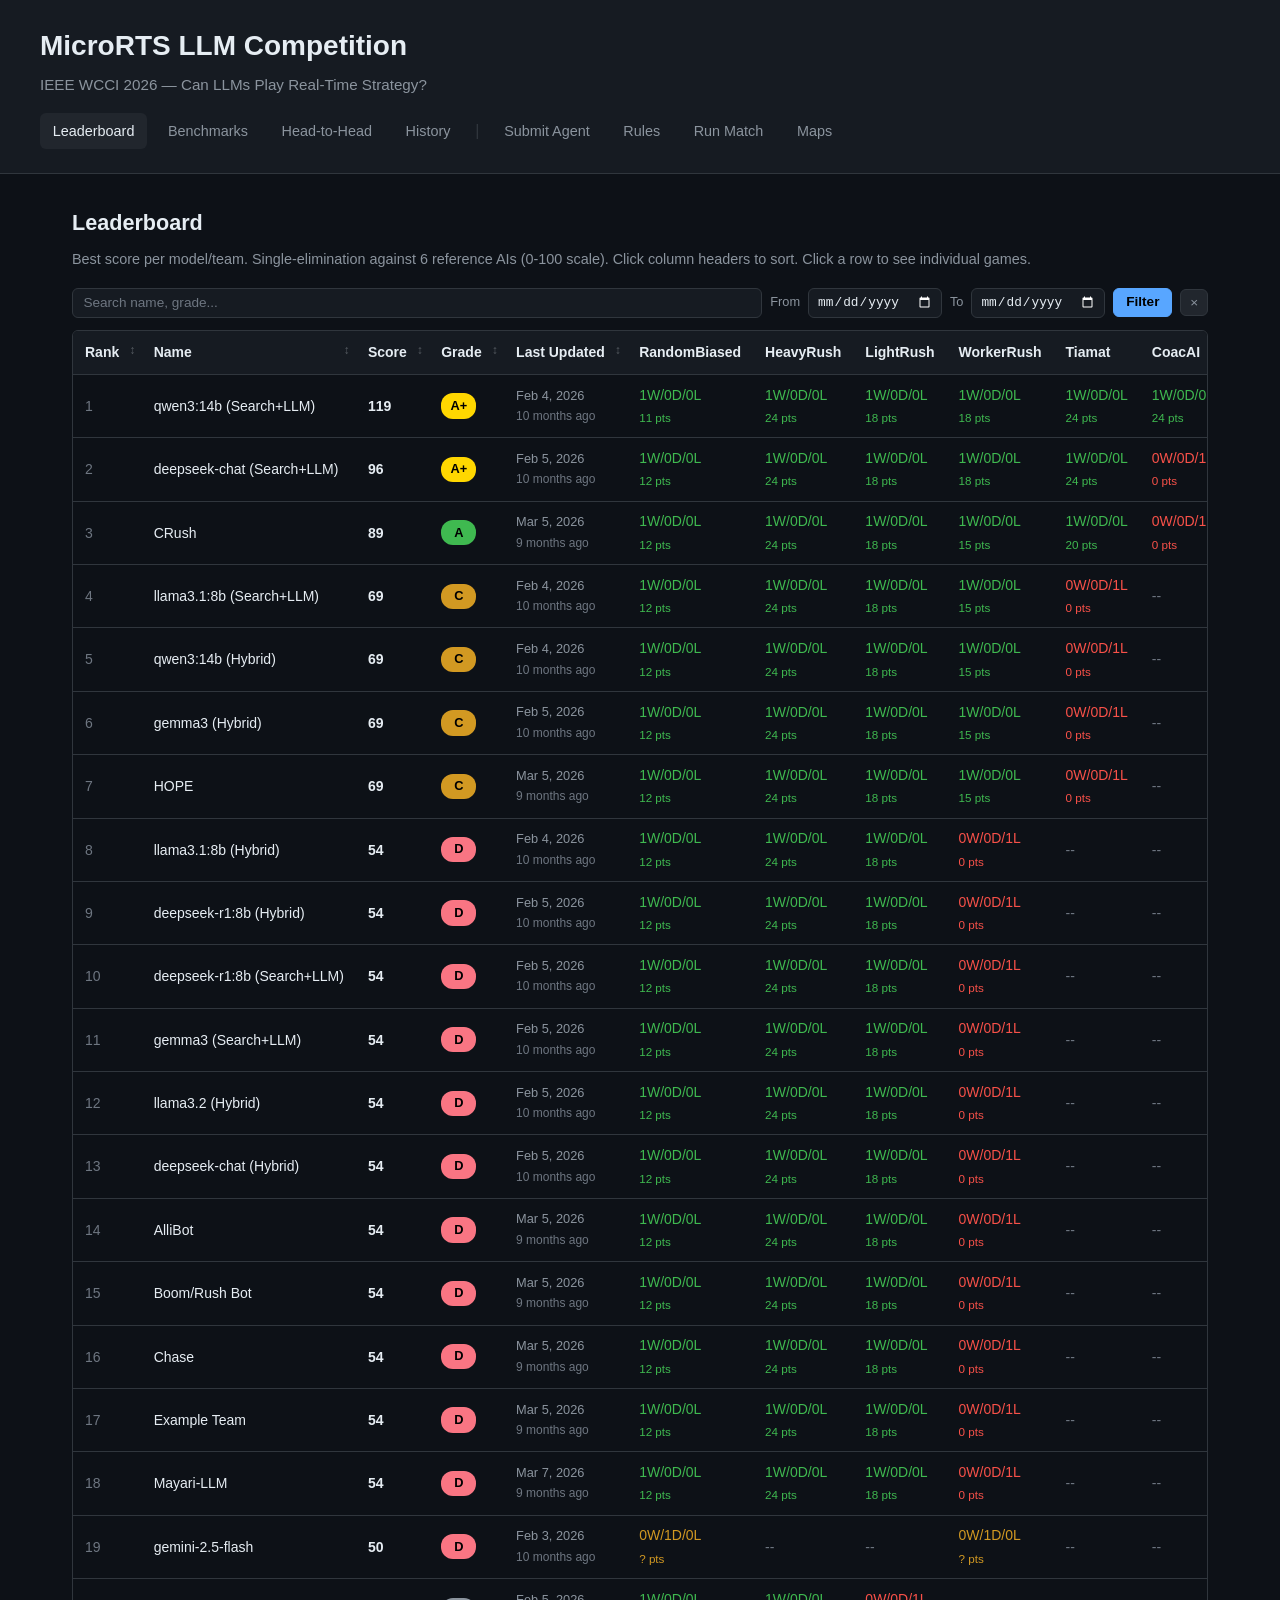
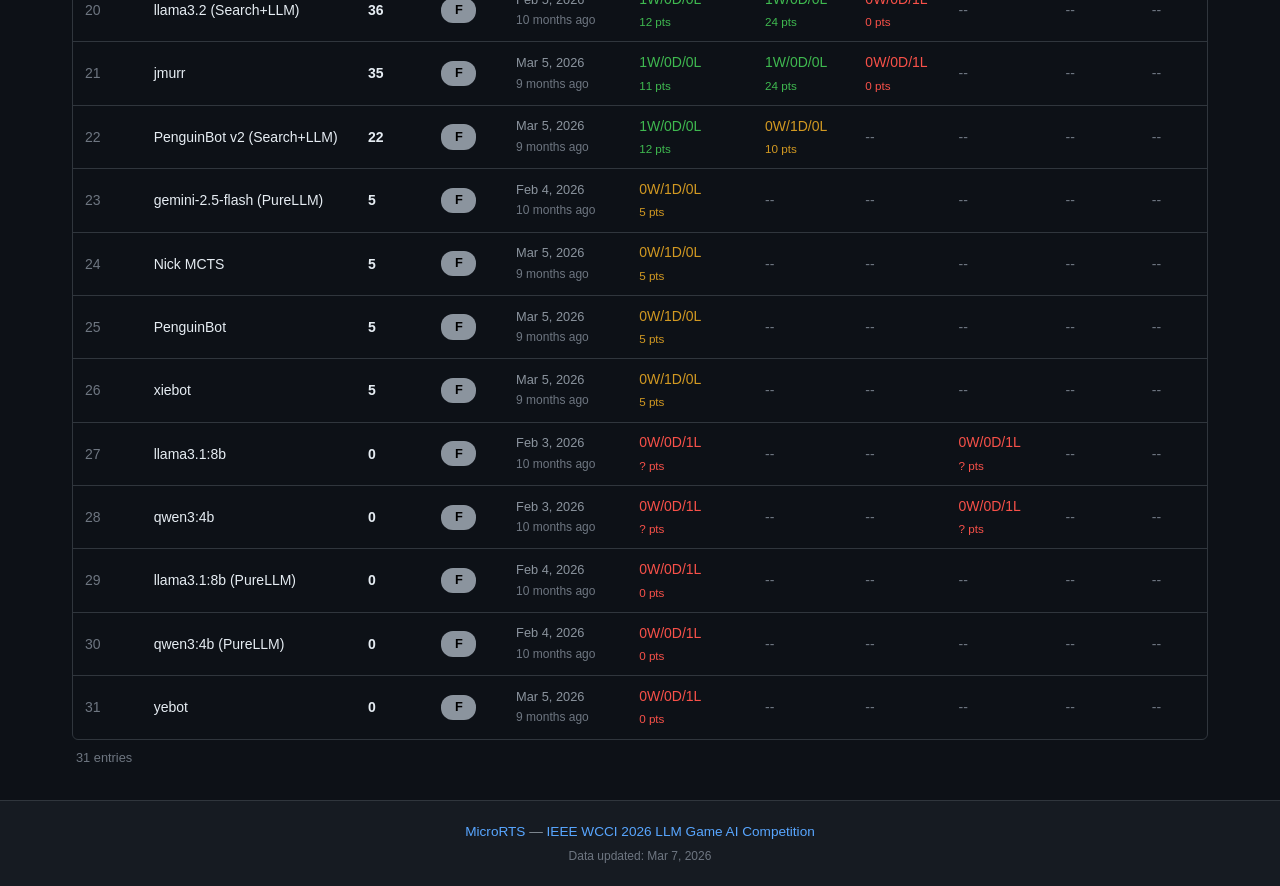
<file: docs/index.html>
<!DOCTYPE html>
<html lang="en">
<head>
    <meta charset="UTF-8">
    <meta name="viewport" content="width=device-width, initial-scale=1.0">
    <title>MicroRTS LLM Competition</title>
    <link rel="stylesheet" href="style.css">
</head>
<body>
    <header>
        <div class="header-content">
            <h1>MicroRTS LLM Competition</h1>
            <p class="subtitle">IEEE WCCI 2026 &mdash; Can LLMs Play Real-Time Strategy?</p>
            <nav>
                <a href="#leaderboard" class="tab active" data-tab="leaderboard">Leaderboard</a>
                <a href="#benchmarks" class="tab" data-tab="benchmarks">Benchmarks</a>
                <a href="#h2h" class="tab" data-tab="h2h">Head-to-Head</a>
                <a href="#history" class="tab" data-tab="history">History</a>
                <span class="nav-sep">|</span>
                <a href="submit.html">Submit Agent</a>
                <a href="rules.html">Rules</a>
                <a href="match.html">Run Match</a>
                <a href="maps.html">Maps</a>
            </nav>
        </div>
    </header>

    <main>
        <!-- Leaderboard Tab -->
        <section id="leaderboard" class="tab-content active">
            <h2>Leaderboard</h2>
            <p class="section-desc">
                Best score per model/team. Single-elimination against 6 reference AIs (0-100 scale).
                Click column headers to sort. Click a row to see individual games.
            </p>
            <div class="toolbar">
                <input type="text" id="leaderboard-search" class="search-input" placeholder="Search name, grade...">
                <label class="date-label">From</label>
                <input type="date" id="leaderboard-date-from" class="date-input">
                <label class="date-label">To</label>
                <input type="date" id="leaderboard-date-to" class="date-input">
                <button id="leaderboard-filter-btn" class="btn-filter">Filter</button>
                <button id="leaderboard-date-clear" class="btn-clear" title="Clear filters">&times;</button>
            </div>
            <div class="table-container">
                <table id="leaderboard-table" class="sortable">
                    <thead>
                        <tr>
                            <th data-sort="rank" data-type="number">Rank</th>
                            <th data-sort="name" data-type="string">Name</th>
                            <th data-sort="score" data-type="number">Score</th>
                            <th data-sort="grade" data-type="grade">Grade</th>
                            <th data-sort="date" data-type="date">Last Updated</th>
                            <th>RandomBiased</th>
                            <th>HeavyRush</th>
                            <th>LightRush</th>
                            <th>WorkerRush</th>
                            <th>Tiamat</th>
                            <th>CoacAI</th>
                        </tr>
                    </thead>
                    <tbody></tbody>
                </table>
            </div>
            <p class="result-count" id="leaderboard-count"></p>
        </section>

        <!-- Benchmarks Tab -->
        <section id="benchmarks" class="tab-content">
            <h2>Benchmark Scores</h2>
            <p class="section-desc">
                All recorded benchmark runs, showing score progression over time.
                Click column headers to sort. Click a row to see individual games.
            </p>
            <div class="toolbar">
                <input type="text" id="benchmarks-search" class="search-input" placeholder="Search name, source, grade...">
                <label class="date-label">From</label>
                <input type="date" id="benchmarks-date-from" class="date-input">
                <label class="date-label">To</label>
                <input type="date" id="benchmarks-date-to" class="date-input">
                <button id="benchmarks-filter-btn" class="btn-filter">Filter</button>
                <button id="benchmarks-date-clear" class="btn-clear" title="Clear filters">&times;</button>
            </div>
            <div class="table-container">
                <table id="benchmarks-table" class="sortable">
                    <thead>
                        <tr>
                            <th data-sort="name" data-type="string">Name</th>
                            <th data-sort="score" data-type="number">Score</th>
                            <th data-sort="grade" data-type="grade">Grade</th>
                            <th data-sort="source" data-type="string">Source</th>
                            <th data-sort="date" data-type="date">Date</th>
                        </tr>
                    </thead>
                    <tbody></tbody>
                </table>
            </div>
            <p class="result-count" id="benchmarks-count"></p>
        </section>

        <!-- Head-to-Head Tab -->
        <section id="h2h" class="tab-content">
            <h2>Head-to-Head Matrix</h2>
            <p class="section-desc">
                Direct matchup results between agents (supplementary, does not affect benchmark scores).
            </p>
            <div class="table-container">
                <table id="h2h-table">
                    <thead></thead>
                    <tbody></tbody>
                </table>
            </div>
            <p id="h2h-empty" class="empty-msg" style="display:none;">
                No head-to-head data available yet.
            </p>
        </section>

        <!-- History Tab -->
        <section id="history" class="tab-content">
            <h2>Tournament History</h2>
            <p class="section-desc">
                Chronological record of all benchmark and tournament runs.
                Click column headers to sort. Click a row to see individual games.
            </p>
            <div class="toolbar">
                <input type="text" id="history-search" class="search-input" placeholder="Search name, source, map...">
                <label class="date-label">From</label>
                <input type="date" id="history-date-from" class="date-input">
                <label class="date-label">To</label>
                <input type="date" id="history-date-to" class="date-input">
                <button id="history-filter-btn" class="btn-filter">Filter</button>
                <button id="history-date-clear" class="btn-clear" title="Clear filters">&times;</button>
            </div>
            <div class="table-container">
                <table id="history-table" class="sortable">
                    <thead>
                        <tr>
                            <th data-sort="date" data-type="date">Date</th>
                            <th data-sort="name" data-type="string">Name</th>
                            <th data-sort="score" data-type="number">Score</th>
                            <th data-sort="grade" data-type="grade">Grade</th>
                            <th data-sort="source" data-type="string">Source</th>
                            <th data-sort="map" data-type="string">Map</th>
                        </tr>
                    </thead>
                    <tbody></tbody>
                </table>
            </div>
            <p class="result-count" id="history-count"></p>
        </section>
    </main>

    <footer>
        <div class="footer-content">
            <p>
                <a href="https://github.com/drchangliu/MicroRTS/">MicroRTS</a> &mdash;
                <a href="https://github.com/drchangliu/MicroRTS/blob/master/COMPETITION.md">IEEE WCCI 2026 LLM Game AI Competition</a>
            </p>
            <p class="generated-at" id="generated-at"></p>
        </div>
    </footer>

    <script src="app.js"></script>
</body>
</html>
</file>
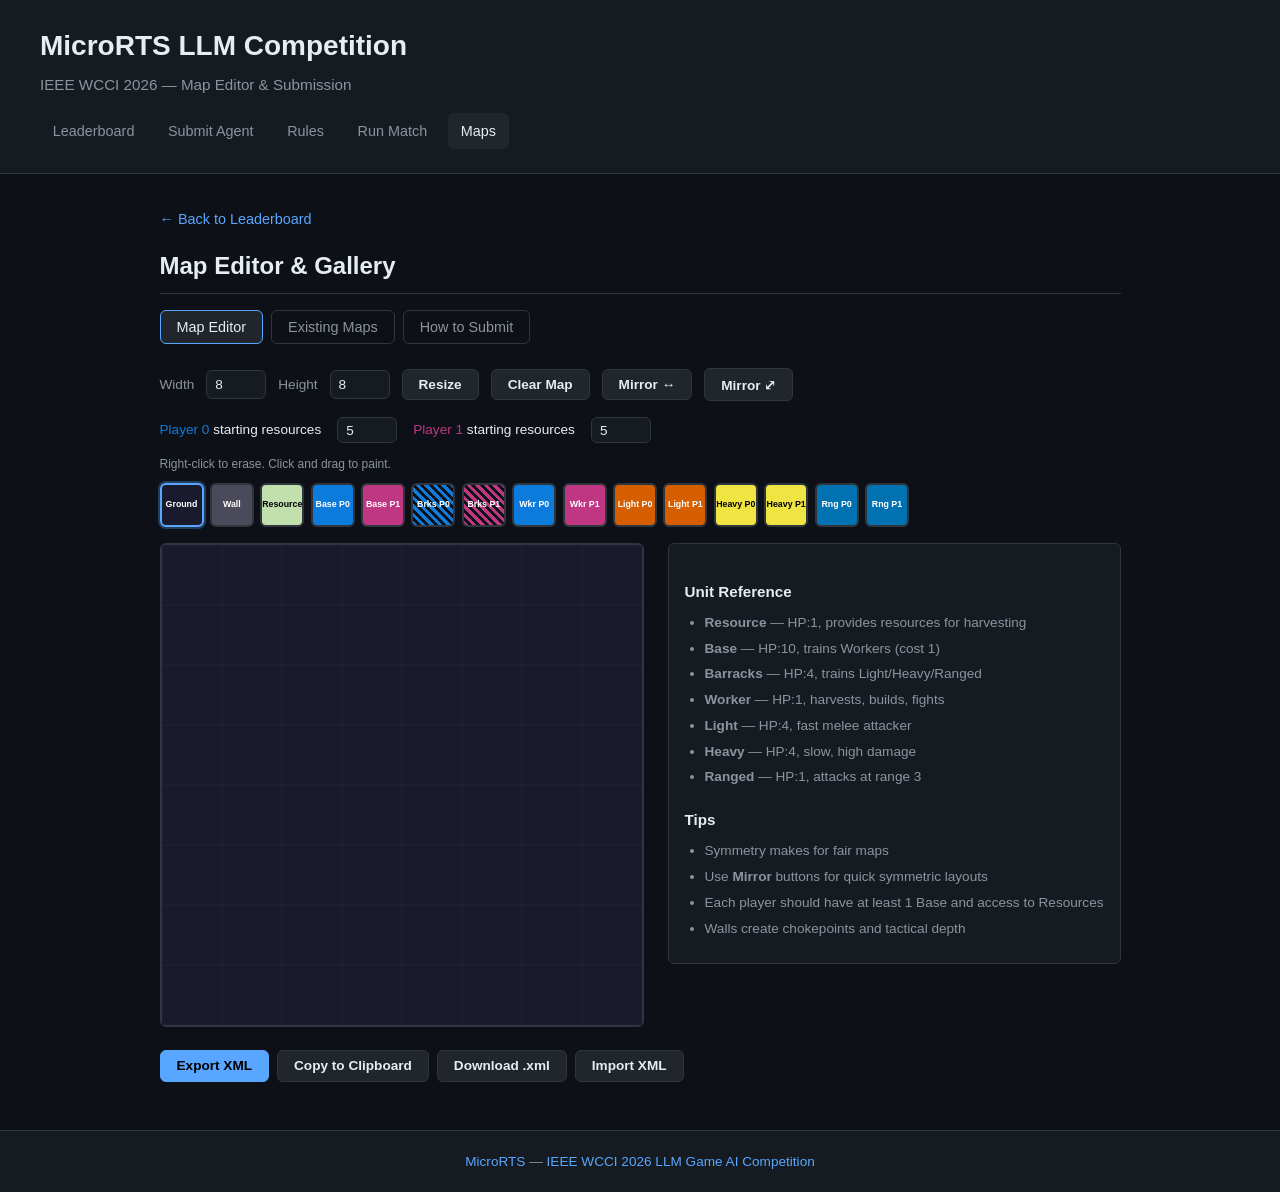
<file: docs/maps.html>
<!DOCTYPE html>
<html lang="en">
<head>
    <meta charset="UTF-8">
    <meta name="viewport" content="width=device-width, initial-scale=1.0">
    <title>Map Editor - MicroRTS LLM Competition</title>
    <link rel="stylesheet" href="style.css">
    <style>
        .editor-layout { display: flex; gap: 1.5rem; flex-wrap: wrap; margin-top: 1rem; }
        .editor-left { flex: 1; min-width: 320px; }
        .editor-right { flex: 0 0 auto; }

        /* Toolbar */
        .map-toolbar { display: flex; gap: 0.75rem; align-items: center; flex-wrap: wrap; margin-bottom: 1rem; }
        .map-toolbar label { color: var(--text-secondary); font-size: 0.85rem; }
        .map-toolbar select, .map-toolbar input[type="number"] {
            padding: 0.35rem 0.5rem; background: var(--bg-secondary); border: 1px solid var(--border);
            border-radius: 6px; color: var(--text-primary); font-size: 0.85rem; outline: none; }
        .map-toolbar input[type="number"] { width: 60px; }
        .map-toolbar select:focus, .map-toolbar input[type="number"]:focus { border-color: var(--accent); }

        /* Brush palette */
        .palette { display: flex; gap: 0.4rem; flex-wrap: wrap; margin-bottom: 1rem; }
        .palette-btn {
            width: 44px; height: 44px; border: 2px solid var(--border); border-radius: 6px;
            cursor: pointer; display: flex; align-items: center; justify-content: center;
            font-size: 0.65rem; font-weight: 600; color: #fff; transition: border-color 0.15s, transform 0.1s;
            flex-direction: column; gap: 1px; position: relative; }
        .palette-btn:hover { border-color: var(--text-secondary); transform: scale(1.05); }
        .palette-btn.active { border-color: var(--accent); box-shadow: 0 0 0 2px rgba(88,166,255,0.3); }
        .palette-btn .plabel { font-size: 0.55rem; line-height: 1; }

        /* Canvas */
        .map-canvas-wrap {
            border: 2px solid var(--border); border-radius: 6px; display: inline-block;
            background: var(--bg-secondary); cursor: crosshair; }
        .map-canvas-wrap canvas { display: block; }

        /* Info panel */
        .info-panel { background: var(--bg-secondary); border: 1px solid var(--border);
            border-radius: 6px; padding: 1rem; margin-bottom: 1rem; }
        .info-panel h3 { font-size: 0.95rem; margin-bottom: 0.5rem; }
        .info-panel p, .info-panel li { color: var(--text-secondary); font-size: 0.85rem; margin-bottom: 0.25rem; }
        .info-panel ul { padding-left: 1.25rem; margin-bottom: 0.5rem; }

        /* Map metadata */
        .meta-form { display: flex; flex-direction: column; gap: 0.5rem; margin-bottom: 1rem; }
        .meta-form label { color: var(--text-secondary); font-size: 0.85rem; }
        .meta-form input, .meta-form textarea {
            padding: 0.4rem 0.65rem; background: var(--bg-secondary); border: 1px solid var(--border);
            border-radius: 6px; color: var(--text-primary); font-size: 0.85rem; outline: none; font-family: inherit; }
        .meta-form input:focus, .meta-form textarea:focus { border-color: var(--accent); }
        .meta-form textarea { min-height: 60px; resize: vertical; }

        /* Buttons */
        .btn { padding: 0.45rem 1rem; border-radius: 6px; font-size: 0.85rem; font-weight: 600;
            cursor: pointer; border: 1px solid var(--border); transition: background 0.15s; }
        .btn-primary { background: var(--accent); color: #000; border-color: var(--accent); }
        .btn-primary:hover { background: var(--accent-hover); border-color: var(--accent-hover); }
        .btn-secondary { background: var(--bg-tertiary); color: var(--text-primary); }
        .btn-secondary:hover { background: var(--border); }
        .btn-group { display: flex; gap: 0.5rem; flex-wrap: wrap; margin-bottom: 1rem; }

        /* XML output */
        .xml-output { background: var(--bg-tertiary); border: 1px solid var(--border); border-radius: 6px;
            padding: 1rem; font-family: monospace; font-size: 0.8rem; color: var(--text-primary);
            white-space: pre-wrap; word-break: break-all; max-height: 300px; overflow-y: auto;
            margin-bottom: 1rem; display: none; }
        .xml-output.visible { display: block; }

        /* Submission steps */
        .steps { counter-reset: step; margin-bottom: 1rem; }
        .steps li { counter-increment: step; color: var(--text-secondary); font-size: 0.85rem;
            margin-bottom: 0.5rem; padding-left: 0.25rem; }
        .steps li::marker { content: counter(step) ". "; color: var(--accent); font-weight: 600; }

        /* Gallery */
        .gallery { display: grid; grid-template-columns: repeat(auto-fill, minmax(180px, 1fr));
            gap: 1rem; margin-top: 1rem; }
        .gallery-card { background: var(--bg-secondary); border: 1px solid var(--border);
            border-radius: 6px; padding: 0.75rem; cursor: pointer; transition: border-color 0.15s; }
        .gallery-card:hover { border-color: var(--accent); }
        .gallery-card canvas { width: 100%; aspect-ratio: 1; display: block; border-radius: 4px;
            margin-bottom: 0.5rem; background: #1a1a2e; }
        .gallery-card .card-name { font-size: 0.85rem; font-weight: 500; }
        .gallery-card .card-size { font-size: 0.75rem; color: var(--text-muted); }

        /* Tabs */
        .map-tabs { display: flex; gap: 0.5rem; margin-bottom: 1.5rem; }
        .map-tab { padding: 0.5rem 1rem; border-radius: 6px; cursor: pointer;
            background: transparent; border: 1px solid var(--border); color: var(--text-secondary);
            font-size: 0.9rem; transition: background 0.15s, color 0.15s; }
        .map-tab:hover { color: var(--text-primary); background: var(--bg-tertiary); }
        .map-tab.active { color: var(--text-primary); background: var(--bg-tertiary);
            font-weight: 500; border-color: var(--accent); }
        .map-tab-content { display: none; }
        .map-tab-content.active { display: block; }

        /* Player resource inputs */
        .player-res { display: flex; gap: 1rem; align-items: center; margin-bottom: 0.75rem; }
        .player-res label { font-size: 0.85rem; min-width: 120px; }
        .player-res .p0-label { color: #0C7BDC; }
        .player-res .p1-label { color: #BF3682; }

        /* Erase mode indicator */
        .erase-hint { color: var(--text-muted); font-size: 0.75rem; margin-bottom: 0.5rem; }
    </style>
</head>
<body>
    <header>
        <div class="header-content">
            <h1>MicroRTS LLM Competition</h1>
            <p class="subtitle">IEEE WCCI 2026 &mdash; Map Editor &amp; Submission</p>
            <nav>
                <a href="index.html">Leaderboard</a>
                <a href="submit.html">Submit Agent</a>
                <a href="rules.html">Rules</a>
                <a href="match.html">Run Match</a>
                <a href="maps.html" class="tab active">Maps</a>
            </nav>
        </div>
    </header>

    <div class="page-content" style="max-width:1100px;">
        <a href="index.html" class="back-link">&larr; Back to Leaderboard</a>

        <h1>Map Editor &amp; Gallery</h1>

        <div class="map-tabs">
            <button class="map-tab active" data-tab="editor">Map Editor</button>
            <button class="map-tab" data-tab="gallery">Existing Maps</button>
            <button class="map-tab" data-tab="howto">How to Submit</button>
        </div>

        <!-- Editor Tab -->
        <div id="tab-editor" class="map-tab-content active">
            <div class="map-toolbar">
                <label>Width</label>
                <input type="number" id="map-width" value="8" min="4" max="64" step="1">
                <label>Height</label>
                <input type="number" id="map-height" value="8" min="4" max="64" step="1">
                <button class="btn btn-secondary" id="btn-resize">Resize</button>
                <button class="btn btn-secondary" id="btn-clear">Clear Map</button>
                <button class="btn btn-secondary" id="btn-mirror-h">Mirror &harr;</button>
                <button class="btn btn-secondary" id="btn-mirror-d">Mirror &#x2922;</button>
            </div>

            <div class="player-res">
                <label><span class="p0-label">Player 0</span> starting resources</label>
                <input type="number" id="p0-res" value="5" min="0" max="100" style="width:60px;padding:0.3rem 0.5rem;background:var(--bg-secondary);border:1px solid var(--border);border-radius:6px;color:var(--text-primary);font-size:0.85rem;">
                <label><span class="p1-label">Player 1</span> starting resources</label>
                <input type="number" id="p1-res" value="5" min="0" max="100" style="width:60px;padding:0.3rem 0.5rem;background:var(--bg-secondary);border:1px solid var(--border);border-radius:6px;color:var(--text-primary);font-size:0.85rem;">
            </div>

            <p class="erase-hint">Right-click to erase. Click and drag to paint.</p>

            <div class="palette" id="palette"></div>

            <div class="editor-layout">
                <div class="editor-left">
                    <div class="map-canvas-wrap">
                        <canvas id="map-canvas" width="400" height="400"></canvas>
                    </div>
                </div>
                <div class="editor-right">
                    <div class="info-panel">
                        <h3>Unit Reference</h3>
                        <ul>
                            <li><strong>Resource</strong> &mdash; HP:1, provides resources for harvesting</li>
                            <li><strong>Base</strong> &mdash; HP:10, trains Workers (cost 1)</li>
                            <li><strong>Barracks</strong> &mdash; HP:4, trains Light/Heavy/Ranged</li>
                            <li><strong>Worker</strong> &mdash; HP:1, harvests, builds, fights</li>
                            <li><strong>Light</strong> &mdash; HP:4, fast melee attacker</li>
                            <li><strong>Heavy</strong> &mdash; HP:4, slow, high damage</li>
                            <li><strong>Ranged</strong> &mdash; HP:1, attacks at range 3</li>
                        </ul>
                        <h3>Tips</h3>
                        <ul>
                            <li>Symmetry makes for fair maps</li>
                            <li>Use <strong>Mirror</strong> buttons for quick symmetric layouts</li>
                            <li>Each player should have at least 1 Base and access to Resources</li>
                            <li>Walls create chokepoints and tactical depth</li>
                        </ul>
                    </div>
                </div>
            </div>

            <div class="btn-group" style="margin-top:1rem;">
                <button class="btn btn-primary" id="btn-export">Export XML</button>
                <button class="btn btn-secondary" id="btn-copy">Copy to Clipboard</button>
                <button class="btn btn-secondary" id="btn-download">Download .xml</button>
                <button class="btn btn-secondary" id="btn-import">Import XML</button>
                <input type="file" id="file-import" accept=".xml" style="display:none;">
            </div>

            <div class="xml-output" id="xml-output"></div>

            <div class="meta-form" id="meta-form" style="display:none;">
                <h3 style="margin-bottom:0.5rem;">Map Submission Details</h3>
                <label>Map Name</label>
                <input type="text" id="map-name" placeholder="e.g. ChokePoint8x8">
                <label>Author</label>
                <input type="text" id="map-author" placeholder="Your name or GitHub username">
                <label>Description (optional)</label>
                <textarea id="map-desc" placeholder="Describe your map design..."></textarea>
                <div class="btn-group" style="margin-top:0.5rem;">
                    <button class="btn btn-primary" id="btn-submit-pr">Open GitHub PR</button>
                </div>
            </div>
        </div>

        <!-- Gallery Tab -->
        <div id="tab-gallery" class="map-tab-content">
            <p class="section-desc">Browse existing maps in the repository. Click a map to load it in the editor.</p>
            <div class="gallery" id="gallery"></div>
        </div>

        <!-- How to Submit Tab -->
        <div id="tab-howto" class="map-tab-content">
            <h2>How to Submit a Map</h2>
            <p style="color:var(--text-secondary);margin-bottom:1rem;">
                There are two ways to contribute map designs to the MicroRTS competition:
            </p>

            <h3>Option 1: Use the Editor (Recommended)</h3>
            <ol class="steps">
                <li>Switch to the <strong>Map Editor</strong> tab and design your map</li>
                <li>Click <strong>Export XML</strong> to generate the map file</li>
                <li>Click <strong>Download .xml</strong> to save the file</li>
                <li>Fork the <a href="https://github.com/drchangliu/MicroRTS/" style="color:var(--accent);">MicroRTS repository</a></li>
                <li>Add your map file to <code>maps/&lt;WxH&gt;/YourMapName.xml</code></li>
                <li>Open a Pull Request with a description of your map design</li>
            </ol>

            <h3>Option 2: Write XML Manually</h3>
            <p style="color:var(--text-secondary);margin-bottom:0.5rem;">
                Map files are XML with this structure:
            </p>
            <pre style="background:var(--bg-tertiary);border:1px solid var(--border);border-radius:6px;padding:1rem;overflow-x:auto;margin-bottom:1rem;"><code style="color:var(--text-primary);font-size:0.8rem;">&lt;rts.PhysicalGameState width="8" height="8"&gt;
  &lt;terrain&gt;0000000000000000000000000000000000000000000000000000000000000000&lt;/terrain&gt;
  &lt;players&gt;
    &lt;rts.Player ID="0" resources="5"&gt;&lt;/rts.Player&gt;
    &lt;rts.Player ID="1" resources="5"&gt;&lt;/rts.Player&gt;
  &lt;/players&gt;
  &lt;units&gt;
    &lt;rts.units.Unit type="Resource" ID="0" player="-1" x="0" y="0" resources="20" hitpoints="1"&gt;&lt;/rts.units.Unit&gt;
    &lt;rts.units.Unit type="Base" ID="1" player="0" x="2" y="1" resources="0" hitpoints="10"&gt;&lt;/rts.units.Unit&gt;
    &lt;rts.units.Unit type="Worker" ID="2" player="0" x="1" y="1" resources="0" hitpoints="1"&gt;&lt;/rts.units.Unit&gt;
  &lt;/units&gt;
&lt;/rts.PhysicalGameState&gt;</code></pre>

            <h3>Terrain Values</h3>
            <ul style="color:var(--text-secondary);font-size:0.85rem;">
                <li><code>0</code> = open ground</li>
                <li><code>1</code> = wall (impassable)</li>
            </ul>

            <h3>Map Design Guidelines</h3>
            <ul style="color:var(--text-secondary);font-size:0.85rem;">
                <li>Maps should be <strong>symmetric</strong> for fair play (rotational or mirror symmetry)</li>
                <li>Common sizes: 8x8, 12x12, 16x16, 24x24, 32x32</li>
                <li>Each player needs at least one Base and access to Resource nodes</li>
                <li>Resource nodes are neutral (player="-1") with resources="20" typically</li>
                <li>Consider chokepoints, open areas, and resource placement for strategic variety</li>
                <li>The competition uses <code>maps/8x8/basesWorkers8x8.xml</code> by default</li>
            </ul>
        </div>
    </div>

    <footer>
        <div class="footer-content">
            <p><a href="https://github.com/drchangliu/MicroRTS/">MicroRTS</a> &mdash; <a href="https://github.com/drchangliu/MicroRTS/blob/master/COMPETITION.md">IEEE WCCI 2026 LLM Game AI Competition</a></p>
        </div>
    </footer>

    <script>
    (function() {
        // --- Constants ---
        var COLORS = {
            ground: '#1a1a2e',
            wall: '#4a4a5a',
            grid: '#2a2a3e',
            resource: '#C2DFAE',
            p0: '#0C7BDC',
            p1: '#BF3682',
            neutral: '#888'
        };

        var UNIT_HP = { Resource: 1, Base: 10, Barracks: 4, Worker: 1, Light: 4, Heavy: 4, Ranged: 1 };
        var UNIT_RES = { Resource: 20, Base: 0, Barracks: 0, Worker: 0, Light: 0, Heavy: 0, Ranged: 0 };

        var BRUSHES = [
            { id: 'ground', label: 'Ground', color: COLORS.ground, type: 'terrain', value: 0 },
            { id: 'wall', label: 'Wall', color: COLORS.wall, type: 'terrain', value: 1 },
            { id: 'resource', label: 'Resource', color: COLORS.resource, type: 'unit', unitType: 'Resource', player: -1 },
            { id: 'base0', label: 'Base P0', color: COLORS.p0, type: 'unit', unitType: 'Base', player: 0 },
            { id: 'base1', label: 'Base P1', color: COLORS.p1, type: 'unit', unitType: 'Base', player: 1 },
            { id: 'barracks0', label: 'Brks P0', color: COLORS.p0, type: 'unit', unitType: 'Barracks', player: 0, accent: true },
            { id: 'barracks1', label: 'Brks P1', color: COLORS.p1, type: 'unit', unitType: 'Barracks', player: 1, accent: true },
            { id: 'worker0', label: 'Wkr P0', color: COLORS.p0, type: 'unit', unitType: 'Worker', player: 0 },
            { id: 'worker1', label: 'Wkr P1', color: COLORS.p1, type: 'unit', unitType: 'Worker', player: 1 },
            { id: 'light0', label: 'Light P0', color: '#D55E00', type: 'unit', unitType: 'Light', player: 0 },
            { id: 'light1', label: 'Light P1', color: '#D55E00', type: 'unit', unitType: 'Light', player: 1 },
            { id: 'heavy0', label: 'Heavy P0', color: '#F0E442', type: 'unit', unitType: 'Heavy', player: 0 },
            { id: 'heavy1', label: 'Heavy P1', color: '#F0E442', type: 'unit', unitType: 'Heavy', player: 1 },
            { id: 'ranged0', label: 'Rng P0', color: '#0072B2', type: 'unit', unitType: 'Ranged', player: 0 },
            { id: 'ranged1', label: 'Rng P1', color: '#0072B2', type: 'unit', unitType: 'Ranged', player: 1 }
        ];

        // Known maps for the gallery
        var KNOWN_MAPS = [
            { name: 'basesWorkers8x8', path: 'maps/8x8/basesWorkers8x8.xml', w: 8, h: 8 },
            { name: 'basesWorkersBarracks8x8', path: 'maps/8x8/basesWorkersBarracks8x8.xml', w: 8, h: 8 },
            { name: 'FourBasesWorkers8x8', path: 'maps/8x8/FourBasesWorkers8x8.xml', w: 8, h: 8 },
            { name: 'basesWorkers8x8Obstacle', path: 'maps/8x8/basesWorkers8x8Obstacle.xml', w: 8, h: 8 },
            { name: 'melee8x8Mixed6', path: 'maps/8x8/melee8x8Mixed6.xml', w: 8, h: 8 },
            { name: 'TwoBasesWorkers8x8', path: 'maps/8x8/TwoBasesWorkers8x8.xml', w: 8, h: 8 },
            { name: 'ThreeBasesWorkers8x8', path: 'maps/8x8/ThreeBasesWorkers8x8.xml', w: 8, h: 8 },
            { name: 'basesWorkers12x12', path: 'maps/12x12/basesWorkers12x12.xml', w: 12, h: 12 },
            { name: 'basesWorkers16x16', path: 'maps/16x16/basesWorkers16x16.xml', w: 16, h: 16 },
            { name: 'basesWorkers16x16A', path: 'maps/16x16/basesWorkers16x16A.xml', w: 16, h: 16 },
            { name: 'basesWorkers24x24', path: 'maps/24x24/basesWorkers24x24.xml', w: 24, h: 24 },
            { name: 'basesWorkers32x32', path: 'maps/32x32/basesWorkers32x32.xml', w: 32, h: 32 }
        ];

        // --- State ---
        var mapW = 8, mapH = 8;
        var terrain = []; // mapW*mapH, 0=ground, 1=wall
        var units = [];   // [{type, player, x, y, resources, hitpoints}]
        var activeBrush = BRUSHES[0];
        var painting = false;
        var erasing = false;

        // --- DOM ---
        var canvas = document.getElementById('map-canvas');
        var ctx = canvas.getContext('2d');
        var paletteEl = document.getElementById('palette');
        var xmlOutput = document.getElementById('xml-output');
        var widthInput = document.getElementById('map-width');
        var heightInput = document.getElementById('map-height');

        // --- Tab switching ---
        var tabBtns = document.querySelectorAll('.map-tab');
        for (var i = 0; i < tabBtns.length; i++) {
            tabBtns[i].addEventListener('click', (function(btn) {
                return function() {
                    for (var j = 0; j < tabBtns.length; j++) tabBtns[j].classList.remove('active');
                    btn.classList.add('active');
                    var tabs = document.querySelectorAll('.map-tab-content');
                    for (var j = 0; j < tabs.length; j++) tabs[j].classList.remove('active');
                    document.getElementById('tab-' + btn.getAttribute('data-tab')).classList.add('active');
                    if (btn.getAttribute('data-tab') === 'gallery') buildGallery();
                };
            })(tabBtns[i]));
        }

        // --- Build palette ---
        function buildPalette() {
            paletteEl.innerHTML = '';
            for (var i = 0; i < BRUSHES.length; i++) {
                var b = BRUSHES[i];
                var btn = document.createElement('button');
                btn.className = 'palette-btn' + (b === activeBrush ? ' active' : '');
                btn.title = b.label;
                btn.setAttribute('data-idx', i);
                var swatch = b.color;
                if (b.accent) swatch = 'repeating-linear-gradient(45deg,' + b.color + ',' + b.color + ' 3px,transparent 3px,transparent 6px)';
                if (b.id === 'ground') swatch = COLORS.ground;
                btn.style.background = swatch;
                // Label
                var lbl = document.createElement('span');
                lbl.className = 'plabel';
                lbl.textContent = b.label;
                if (b.color === '#F0E442' || b.color === COLORS.resource) lbl.style.color = '#000';
                btn.appendChild(lbl);
                btn.addEventListener('click', (function(idx) {
                    return function() {
                        activeBrush = BRUSHES[idx];
                        var btns = paletteEl.querySelectorAll('.palette-btn');
                        for (var j = 0; j < btns.length; j++) btns[j].classList.remove('active');
                        this.classList.add('active');
                    };
                })(i));
                paletteEl.appendChild(btn);
            }
        }

        // --- Map init ---
        function initMap(w, h) {
            mapW = w; mapH = h;
            terrain = [];
            for (var i = 0; i < w * h; i++) terrain.push(0);
            units = [];
            widthInput.value = w;
            heightInput.value = h;
            resizeCanvas();
            draw();
        }

        function resizeCanvas() {
            var maxPx = 500;
            var cellSize = Math.floor(maxPx / Math.max(mapW, mapH));
            cellSize = Math.max(cellSize, 12);
            cellSize = Math.min(cellSize, 60);
            canvas.width = mapW * cellSize;
            canvas.height = mapH * cellSize;
        }

        function cellSize() {
            return canvas.width / mapW;
        }

        // --- Drawing ---
        function draw() {
            var cs = cellSize();
            ctx.clearRect(0, 0, canvas.width, canvas.height);

            // Terrain
            for (var y = 0; y < mapH; y++) {
                for (var x = 0; x < mapW; x++) {
                    var t = terrain[y * mapW + x];
                    ctx.fillStyle = t === 1 ? COLORS.wall : COLORS.ground;
                    ctx.fillRect(x * cs, y * cs, cs, cs);
                }
            }

            // Grid
            ctx.strokeStyle = COLORS.grid;
            ctx.lineWidth = 0.5;
            for (var x = 0; x <= mapW; x++) {
                ctx.beginPath(); ctx.moveTo(x * cs, 0); ctx.lineTo(x * cs, mapH * cs); ctx.stroke();
            }
            for (var y = 0; y <= mapH; y++) {
                ctx.beginPath(); ctx.moveTo(0, y * cs); ctx.lineTo(mapW * cs, y * cs); ctx.stroke();
            }

            // Units
            for (var i = 0; i < units.length; i++) {
                var u = units[i];
                drawUnit(u, cs);
            }
        }

        function drawUnit(u, cs) {
            var ux = u.x * cs, uy = u.y * cs;
            var pad = cs * 0.1;
            var sz = cs - pad * 2;
            var color = u.player === 0 ? COLORS.p0 : u.player === 1 ? COLORS.p1 : COLORS.neutral;

            if (u.type === 'Resource') {
                // Diamond
                ctx.fillStyle = COLORS.resource;
                var cx = ux + cs / 2, cy = uy + cs / 2, r = sz / 2;
                ctx.beginPath();
                ctx.moveTo(cx, cy - r); ctx.lineTo(cx + r, cy);
                ctx.lineTo(cx, cy + r); ctx.lineTo(cx - r, cy);
                ctx.closePath(); ctx.fill();
                if (cs >= 20) {
                    ctx.fillStyle = '#000'; ctx.font = Math.max(8, cs * 0.3) + 'px sans-serif';
                    ctx.textAlign = 'center'; ctx.textBaseline = 'middle';
                    ctx.fillText(u.resources || 20, cx, cy);
                }
            } else if (u.type === 'Base' || u.type === 'Barracks') {
                // Square
                ctx.fillStyle = color;
                ctx.fillRect(ux + pad, uy + pad, sz, sz);
                if (cs >= 20) {
                    ctx.fillStyle = '#fff'; ctx.font = 'bold ' + Math.max(8, cs * 0.35) + 'px sans-serif';
                    ctx.textAlign = 'center'; ctx.textBaseline = 'middle';
                    ctx.fillText(u.type[0], ux + cs / 2, uy + cs / 2);
                }
            } else {
                // Circle for mobile units
                ctx.fillStyle = color;
                ctx.beginPath();
                ctx.arc(ux + cs / 2, uy + cs / 2, sz / 2, 0, Math.PI * 2);
                ctx.fill();
                if (cs >= 20) {
                    ctx.fillStyle = '#fff'; ctx.font = 'bold ' + Math.max(8, cs * 0.35) + 'px sans-serif';
                    ctx.textAlign = 'center'; ctx.textBaseline = 'middle';
                    ctx.fillText(u.type[0], ux + cs / 2, uy + cs / 2);
                }
            }
        }

        // --- Canvas interaction ---
        function getCellFromEvent(e) {
            var rect = canvas.getBoundingClientRect();
            var cs = cellSize();
            var x = Math.floor((e.clientX - rect.left) / cs);
            var y = Math.floor((e.clientY - rect.top) / cs);
            if (x < 0 || x >= mapW || y < 0 || y >= mapH) return null;
            return { x: x, y: y };
        }

        function applyBrush(cell, erase) {
            if (!cell) return;
            if (erase) {
                // Remove unit at cell, set terrain to ground
                terrain[cell.y * mapW + cell.x] = 0;
                units = units.filter(function(u) { return !(u.x === cell.x && u.y === cell.y); });
            } else if (activeBrush.type === 'terrain') {
                terrain[cell.y * mapW + cell.x] = activeBrush.value;
                // Remove any unit on a wall
                if (activeBrush.value === 1) {
                    units = units.filter(function(u) { return !(u.x === cell.x && u.y === cell.y); });
                }
            } else {
                // Place unit - clear terrain, remove existing unit at cell
                terrain[cell.y * mapW + cell.x] = 0;
                units = units.filter(function(u) { return !(u.x === cell.x && u.y === cell.y); });
                units.push({
                    type: activeBrush.unitType,
                    player: activeBrush.player,
                    x: cell.x, y: cell.y,
                    resources: UNIT_RES[activeBrush.unitType],
                    hitpoints: UNIT_HP[activeBrush.unitType]
                });
            }
            draw();
        }

        canvas.addEventListener('mousedown', function(e) {
            e.preventDefault();
            if (e.button === 2) { erasing = true; painting = true; }
            else { erasing = false; painting = true; }
            applyBrush(getCellFromEvent(e), erasing);
        });
        canvas.addEventListener('mousemove', function(e) {
            if (!painting) return;
            applyBrush(getCellFromEvent(e), erasing);
        });
        canvas.addEventListener('mouseup', function() { painting = false; erasing = false; });
        canvas.addEventListener('mouseleave', function() { painting = false; erasing = false; });
        canvas.addEventListener('contextmenu', function(e) { e.preventDefault(); });

        // --- Toolbar actions ---
        document.getElementById('btn-resize').addEventListener('click', function() {
            var w = parseInt(widthInput.value) || 8;
            var h = parseInt(heightInput.value) || 8;
            w = Math.max(4, Math.min(64, w));
            h = Math.max(4, Math.min(64, h));
            // Preserve existing terrain/units that fit
            var oldT = terrain.slice(), oldW = mapW, oldH = mapH, oldU = units.slice();
            mapW = w; mapH = h;
            terrain = [];
            for (var i = 0; i < w * h; i++) terrain.push(0);
            for (var y = 0; y < Math.min(oldH, h); y++) {
                for (var x = 0; x < Math.min(oldW, w); x++) {
                    terrain[y * w + x] = oldT[y * oldW + x];
                }
            }
            units = oldU.filter(function(u) { return u.x < w && u.y < h; });
            widthInput.value = w; heightInput.value = h;
            resizeCanvas(); draw();
        });

        document.getElementById('btn-clear').addEventListener('click', function() {
            initMap(mapW, mapH);
        });

        document.getElementById('btn-mirror-h').addEventListener('click', function() {
            // Mirror left half to right half (horizontal)
            var halfW = Math.floor(mapW / 2);
            for (var y = 0; y < mapH; y++) {
                for (var x = 0; x < halfW; x++) {
                    terrain[y * mapW + (mapW - 1 - x)] = terrain[y * mapW + x];
                }
            }
            // Mirror units: remove right-half units, duplicate left-half
            var leftUnits = units.filter(function(u) { return u.x < halfW; });
            var rightUnits = units.filter(function(u) { return u.x >= mapW - halfW; });
            // Remove right-half units
            units = units.filter(function(u) { return u.x < mapW - halfW; });
            // Mirror left units to right
            for (var i = 0; i < leftUnits.length; i++) {
                var u = leftUnits[i];
                var mx = mapW - 1 - u.x;
                // Check no unit already there
                var exists = units.some(function(eu) { return eu.x === mx && eu.y === u.y; });
                if (!exists) {
                    var np = u.player === 0 ? 1 : u.player === 1 ? 0 : -1;
                    units.push({ type: u.type, player: np, x: mx, y: u.y, resources: u.resources, hitpoints: u.hitpoints });
                }
            }
            draw();
        });

        document.getElementById('btn-mirror-d').addEventListener('click', function() {
            // Mirror top-left to bottom-right (diagonal / rotational 180)
            if (mapW !== mapH) { alert('Diagonal mirror requires square maps (width = height).'); return; }
            var half = Math.floor(mapW * mapH / 2);
            for (var y = 0; y < mapH; y++) {
                for (var x = 0; x < mapW; x++) {
                    var idx = y * mapW + x;
                    if (idx >= half) {
                        var mirrorIdx = (mapH - 1 - y) * mapW + (mapW - 1 - x);
                        terrain[idx] = terrain[mirrorIdx];
                    }
                }
            }
            // Rotational mirror for units
            var topUnits = units.filter(function(u) { return (u.y * mapW + u.x) < half; });
            units = units.filter(function(u) { return (u.y * mapW + u.x) < half; });
            for (var i = 0; i < topUnits.length; i++) {
                var u = topUnits[i];
                var mx = mapW - 1 - u.x, my = mapH - 1 - u.y;
                var exists = units.some(function(eu) { return eu.x === mx && eu.y === my; });
                if (!exists) {
                    var np = u.player === 0 ? 1 : u.player === 1 ? 0 : -1;
                    units.push({ type: u.type, player: np, x: mx, y: my, resources: u.resources, hitpoints: u.hitpoints });
                }
            }
            draw();
        });

        // --- XML generation ---
        function generateXML() {
            var p0res = parseInt(document.getElementById('p0-res').value) || 0;
            var p1res = parseInt(document.getElementById('p1-res').value) || 0;
            var terrainStr = terrain.join('');
            var xml = '<rts.PhysicalGameState width="' + mapW + '" height="' + mapH + '">\n';
            xml += '  <terrain>' + terrainStr + '</terrain>\n';
            xml += '  <players>\n';
            xml += '    <rts.Player ID="0" resources="' + p0res + '">\n    </rts.Player>\n';
            xml += '    <rts.Player ID="1" resources="' + p1res + '">\n    </rts.Player>\n';
            xml += '  </players>\n';
            xml += '  <units>\n';
            for (var i = 0; i < units.length; i++) {
                var u = units[i];
                xml += '    <rts.units.Unit type="' + u.type + '" ID="' + (i + 2) + '" player="' + u.player + '" x="' + u.x + '" y="' + u.y + '" resources="' + (u.resources || 0) + '" hitpoints="' + u.hitpoints + '" >\n    </rts.units.Unit>\n';
            }
            xml += '  </units>\n';
            xml += '</rts.PhysicalGameState>\n';
            return xml;
        }

        document.getElementById('btn-export').addEventListener('click', function() {
            var xml = generateXML();
            xmlOutput.textContent = xml;
            xmlOutput.classList.add('visible');
            document.getElementById('meta-form').style.display = 'flex';
        });

        document.getElementById('btn-copy').addEventListener('click', function() {
            var xml = generateXML();
            navigator.clipboard.writeText(xml).then(function() {
                alert('XML copied to clipboard!');
            });
        });

        document.getElementById('btn-download').addEventListener('click', function() {
            var xml = generateXML();
            var name = document.getElementById('map-name').value || ('custom_' + mapW + 'x' + mapH);
            name = name.replace(/[^a-zA-Z0-9_-]/g, '_');
            var blob = new Blob([xml], { type: 'application/xml' });
            var a = document.createElement('a');
            a.href = URL.createObjectURL(blob);
            a.download = name + '.xml';
            a.click();
            URL.revokeObjectURL(a.href);
        });

        document.getElementById('btn-import').addEventListener('click', function() {
            document.getElementById('file-import').click();
        });

        document.getElementById('file-import').addEventListener('change', function(e) {
            var file = e.target.files[0];
            if (!file) return;
            var reader = new FileReader();
            reader.onload = function(ev) {
                importXML(ev.target.result);
            };
            reader.readAsText(file);
            e.target.value = '';
        });

        document.getElementById('btn-submit-pr').addEventListener('click', function() {
            var name = document.getElementById('map-name').value;
            if (!name) { alert('Please enter a map name.'); return; }
            var safeName = name.replace(/[^a-zA-Z0-9_-]/g, '_');
            var folder = mapW + 'x' + mapH;
            var path = 'maps/' + folder + '/' + safeName + '.xml';
            var desc = document.getElementById('map-desc').value || '';
            var author = document.getElementById('map-author').value || '';
            var title = 'Add map: ' + safeName + ' (' + mapW + 'x' + mapH + ')';
            var body = 'New map submission: `' + path + '`\n\n';
            if (author) body += 'Author: ' + author + '\n';
            if (desc) body += '\n' + desc + '\n';
            body += '\nGenerated with the MicroRTS Map Editor.';
            var url = 'https://github.com/drchangliu/MicroRTS/issues/new?title=' + encodeURIComponent(title) + '&body=' + encodeURIComponent(body);
            window.open(url, '_blank');
        });

        // --- XML import/parse ---
        function importXML(xmlStr) {
            try {
                var parser = new DOMParser();
                var doc = parser.parseFromString(xmlStr, 'text/xml');
                var root = doc.querySelector('rts\\.PhysicalGameState') || doc.documentElement;
                var w = parseInt(root.getAttribute('width'));
                var h = parseInt(root.getAttribute('height'));
                if (!w || !h) throw new Error('Invalid dimensions');

                mapW = w; mapH = h;
                widthInput.value = w; heightInput.value = h;

                // Terrain
                var terrainEl = root.querySelector('terrain');
                var terrainStr = terrainEl ? terrainEl.textContent.trim() : '';
                terrain = [];
                for (var i = 0; i < w * h; i++) {
                    terrain.push(terrainStr[i] === '1' ? 1 : 0);
                }

                // Players
                var players = root.querySelectorAll('rts\\.Player');
                for (var i = 0; i < players.length; i++) {
                    var pid = parseInt(players[i].getAttribute('ID'));
                    var res = parseInt(players[i].getAttribute('resources')) || 0;
                    if (pid === 0) document.getElementById('p0-res').value = res;
                    if (pid === 1) document.getElementById('p1-res').value = res;
                }

                // Units
                units = [];
                var unitEls = root.querySelectorAll('rts\\.units\\.Unit');
                for (var i = 0; i < unitEls.length; i++) {
                    var ue = unitEls[i];
                    units.push({
                        type: ue.getAttribute('type'),
                        player: parseInt(ue.getAttribute('player')),
                        x: parseInt(ue.getAttribute('x')),
                        y: parseInt(ue.getAttribute('y')),
                        resources: parseInt(ue.getAttribute('resources')) || 0,
                        hitpoints: parseInt(ue.getAttribute('hitpoints')) || 1
                    });
                }

                resizeCanvas();
                draw();
            } catch (err) {
                alert('Failed to parse XML: ' + err.message);
            }
        }

        // --- Gallery ---
        function buildGallery() {
            var gallery = document.getElementById('gallery');
            gallery.innerHTML = '';
            for (var i = 0; i < KNOWN_MAPS.length; i++) {
                var m = KNOWN_MAPS[i];
                var card = document.createElement('div');
                card.className = 'gallery-card';
                var c = document.createElement('canvas');
                c.width = 160; c.height = 160;
                card.appendChild(c);
                var nameEl = document.createElement('div');
                nameEl.className = 'card-name';
                nameEl.textContent = m.name;
                card.appendChild(nameEl);
                var sizeEl = document.createElement('div');
                sizeEl.className = 'card-size';
                sizeEl.textContent = m.w + 'x' + m.h + ' - ' + m.path;
                card.appendChild(sizeEl);
                gallery.appendChild(card);

                // Load map and render thumbnail
                (function(mapInfo, cvs, cardEl) {
                    fetchMapXML(mapInfo.path, function(xmlStr) {
                        if (xmlStr) {
                            renderThumbnail(cvs, xmlStr);
                            cardEl.addEventListener('click', function() {
                                importXML(xmlStr);
                                // Switch to editor tab
                                for (var j = 0; j < tabBtns.length; j++) tabBtns[j].classList.remove('active');
                                tabBtns[0].classList.add('active');
                                var tabs = document.querySelectorAll('.map-tab-content');
                                for (var j = 0; j < tabs.length; j++) tabs[j].classList.remove('active');
                                document.getElementById('tab-editor').classList.add('active');
                            });
                        }
                    });
                })(m, c, card);
            }
        }

        function fetchMapXML(path, cb) {
            // Try raw GitHub URL
            var url = 'https://raw.githubusercontent.com/drchangliu/MicroRTS/master/' + path;
            var xhr = new XMLHttpRequest();
            xhr.open('GET', url, true);
            xhr.onload = function() {
                if (xhr.status === 200) cb(xhr.responseText);
                else cb(null);
            };
            xhr.onerror = function() { cb(null); };
            xhr.send();
        }

        function renderThumbnail(cvs, xmlStr) {
            try {
                var parser = new DOMParser();
                var doc = parser.parseFromString(xmlStr, 'text/xml');
                var root = doc.querySelector('rts\\.PhysicalGameState') || doc.documentElement;
                var w = parseInt(root.getAttribute('width'));
                var h = parseInt(root.getAttribute('height'));
                var terrainEl = root.querySelector('terrain');
                var terrainStr = terrainEl ? terrainEl.textContent.trim() : '';
                var unitEls = root.querySelectorAll('rts\\.units\\.Unit');

                var tctx = cvs.getContext('2d');
                var cs = Math.min(cvs.width / w, cvs.height / h);
                var ox = (cvs.width - w * cs) / 2;
                var oy = (cvs.height - h * cs) / 2;

                tctx.fillStyle = COLORS.ground;
                tctx.fillRect(0, 0, cvs.width, cvs.height);

                for (var y = 0; y < h; y++) {
                    for (var x = 0; x < w; x++) {
                        if (terrainStr[y * w + x] === '1') {
                            tctx.fillStyle = COLORS.wall;
                            tctx.fillRect(ox + x * cs, oy + y * cs, cs, cs);
                        }
                    }
                }

                for (var i = 0; i < unitEls.length; i++) {
                    var ue = unitEls[i];
                    var type = ue.getAttribute('type');
                    var player = parseInt(ue.getAttribute('player'));
                    var ux = parseInt(ue.getAttribute('x'));
                    var uy = parseInt(ue.getAttribute('y'));
                    var color = player === 0 ? COLORS.p0 : player === 1 ? COLORS.p1 : COLORS.neutral;
                    var px = ox + ux * cs, py = oy + uy * cs;
                    var pad = cs * 0.1, sz = cs - pad * 2;

                    if (type === 'Resource') {
                        tctx.fillStyle = COLORS.resource;
                        var cx = px + cs / 2, cy = py + cs / 2, r = sz / 2;
                        tctx.beginPath();
                        tctx.moveTo(cx, cy - r); tctx.lineTo(cx + r, cy);
                        tctx.lineTo(cx, cy + r); tctx.lineTo(cx - r, cy);
                        tctx.closePath(); tctx.fill();
                    } else if (type === 'Base' || type === 'Barracks') {
                        tctx.fillStyle = color;
                        tctx.fillRect(px + pad, py + pad, sz, sz);
                    } else {
                        tctx.fillStyle = color;
                        tctx.beginPath();
                        tctx.arc(px + cs / 2, py + cs / 2, sz / 2, 0, Math.PI * 2);
                        tctx.fill();
                    }
                }
            } catch (e) {}
        }

        // --- Init ---
        buildPalette();
        initMap(8, 8);
    })();
    </script>
</body>
</html>
</file>
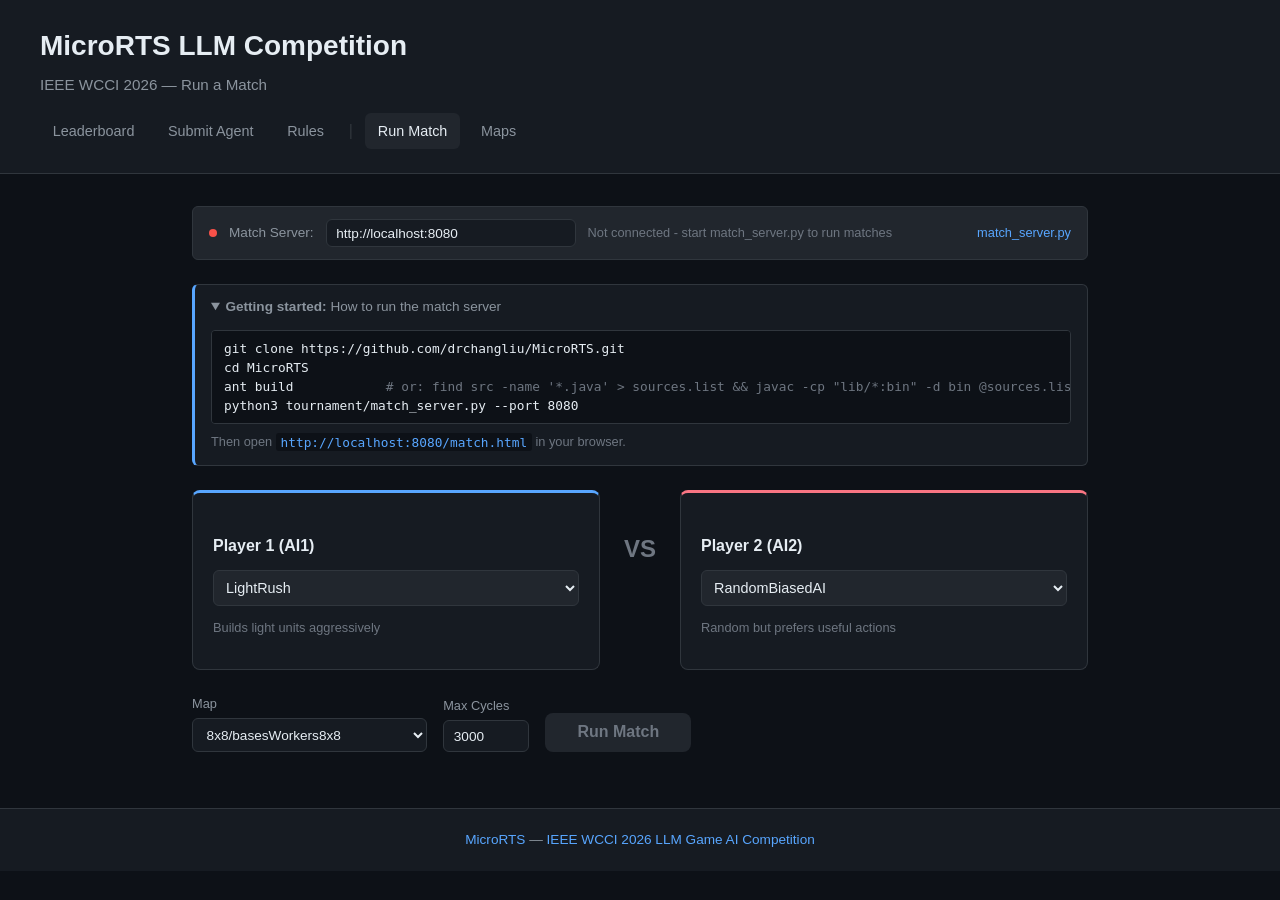
<file: docs/match.html>
<!DOCTYPE html>
<html lang="en">
<head>
    <meta charset="UTF-8">
    <meta name="viewport" content="width=device-width, initial-scale=1.0">
    <title>Run Match - MicroRTS LLM Competition</title>
    <link rel="stylesheet" href="style.css">
    <style>
        .match-grid {
            display: grid;
            grid-template-columns: 1fr auto 1fr;
            gap: 1.5rem;
            align-items: start;
            margin-bottom: 1.5rem;
        }
        .player-panel {
            background: var(--bg-secondary);
            border: 1px solid var(--border);
            border-radius: 8px;
            padding: 1.25rem;
        }
        .player-panel h3 {
            margin-bottom: 0.75rem;
            font-size: 1rem;
        }
        .player-panel.p1 { border-top: 3px solid var(--accent); }
        .player-panel.p2 { border-top: 3px solid #f97583; }
        .vs-divider {
            display: flex;
            align-items: center;
            justify-content: center;
            font-size: 1.5rem;
            font-weight: 700;
            color: var(--text-muted);
            padding-top: 2.5rem;
        }
        .agent-select {
            width: 100%;
            padding: 0.5rem;
            background: var(--bg-tertiary);
            border: 1px solid var(--border);
            border-radius: 6px;
            color: var(--text-primary);
            font-size: 0.9rem;
            margin-bottom: 0.5rem;
        }
        .agent-select:focus { border-color: var(--accent); outline: none; }
        .agent-desc {
            color: var(--text-muted);
            font-size: 0.8rem;
            min-height: 2.4em;
            margin-top: 0.25rem;
        }
        .llm-badge {
            display: inline-block;
            padding: 0.1rem 0.4rem;
            border-radius: 4px;
            font-size: 0.7rem;
            font-weight: 600;
            background: #1f6feb;
            color: #fff;
            margin-left: 0.25rem;
            vertical-align: middle;
        }

        /* Settings row */
        .settings-row {
            display: flex;
            gap: 1rem;
            align-items: end;
            margin-bottom: 1.5rem;
            flex-wrap: wrap;
        }
        .setting-group { display: flex; flex-direction: column; gap: 0.25rem; }
        .setting-group label {
            font-size: 0.8rem;
            color: var(--text-secondary);
        }
        .setting-group select,
        .setting-group input {
            padding: 0.45rem 0.6rem;
            background: var(--bg-secondary);
            border: 1px solid var(--border);
            border-radius: 6px;
            color: var(--text-primary);
            font-size: 0.85rem;
        }
        .setting-group select:focus,
        .setting-group input:focus { border-color: var(--accent); outline: none; }

        /* Map preview */
        .map-preview-wrap {
            display: flex;
            align-items: start;
            gap: 1rem;
            flex-wrap: wrap;
        }
        .map-preview {
            background: var(--bg-primary);
            border: 1px solid var(--border);
            border-radius: 6px;
            padding: 0.4rem;
            display: none;
        }
        .map-preview.visible { display: inline-block; }
        .map-preview canvas { image-rendering: pixelated; display: block; }
        .map-info {
            font-size: 0.75rem;
            color: var(--text-muted);
            margin-top: 0.25rem;
            text-align: center;
        }

        /* Fight button */
        .btn-fight {
            padding: 0.65rem 2rem;
            background: #3fb950;
            border: none;
            border-radius: 8px;
            color: #000;
            font-size: 1rem;
            font-weight: 700;
            cursor: pointer;
            transition: background 0.15s, transform 0.1s;
        }
        .btn-fight:hover { background: #56d364; }
        .btn-fight:active { transform: scale(0.97); }
        .btn-fight:disabled {
            background: var(--bg-tertiary);
            color: var(--text-muted);
            cursor: not-allowed;
        }

        /* Result panel */
        .result-panel {
            background: var(--bg-secondary);
            border: 1px solid var(--border);
            border-radius: 8px;
            padding: 1.5rem;
            display: none;
        }
        .result-panel.visible { display: block; }
        .result-header {
            display: flex;
            justify-content: space-between;
            align-items: center;
            margin-bottom: 1rem;
        }
        .result-status {
            font-size: 1.1rem;
            font-weight: 600;
        }
        .result-meta {
            color: var(--text-secondary);
            font-size: 0.85rem;
        }
        .result-winner {
            text-align: center;
            font-size: 1.5rem;
            font-weight: 700;
            padding: 1rem 0;
        }
        .result-winner.p1-wins { color: var(--accent); }
        .result-winner.p2-wins { color: #f97583; }
        .result-winner.draw { color: var(--draw); }

        .result-details {
            display: grid;
            grid-template-columns: 1fr 1fr 1fr;
            gap: 1rem;
            margin-top: 1rem;
        }
        .detail-box {
            text-align: center;
            padding: 0.75rem;
            background: var(--bg-tertiary);
            border-radius: 6px;
        }
        .detail-box .label { font-size: 0.75rem; color: var(--text-muted); }
        .detail-box .value { font-size: 1.1rem; font-weight: 600; margin-top: 0.25rem; }

        /* Spinner */
        .spinner {
            display: inline-block;
            width: 1.2rem;
            height: 1.2rem;
            border: 2px solid var(--border);
            border-top-color: var(--accent);
            border-radius: 50%;
            animation: spin 0.8s linear infinite;
            vertical-align: middle;
            margin-right: 0.5rem;
        }
        @keyframes spin { to { transform: rotate(360deg); } }

        /* Log area */
        .game-log {
            margin-top: 1rem;
            max-height: 200px;
            overflow-y: auto;
            background: var(--bg-primary);
            border: 1px solid var(--border);
            border-radius: 6px;
            padding: 0.75rem;
            font-family: monospace;
            font-size: 0.75rem;
            color: var(--text-secondary);
            white-space: pre-wrap;
            word-break: break-all;
            display: none;
        }
        .game-log.visible { display: block; }
        .log-toggle {
            background: none;
            border: none;
            color: var(--accent);
            cursor: pointer;
            font-size: 0.8rem;
            padding: 0;
            margin-top: 0.5rem;
        }
        .log-toggle:hover { text-decoration: underline; }

        /* Server config banner */
        .server-config {
            background: var(--bg-tertiary);
            border: 1px solid var(--border);
            border-radius: 6px;
            padding: 0.75rem 1rem;
            margin-bottom: 1.5rem;
            display: flex;
            align-items: center;
            gap: 0.75rem;
            font-size: 0.85rem;
        }
        .server-config input {
            padding: 0.35rem 0.6rem;
            background: var(--bg-secondary);
            border: 1px solid var(--border);
            border-radius: 6px;
            color: var(--text-primary);
            font-size: 0.85rem;
            width: 250px;
        }
        .server-config input:focus { border-color: var(--accent); outline: none; }
        .server-config label { color: var(--text-secondary); flex-shrink: 0; }
        .server-dot { width: 8px; height: 8px; border-radius: 50%; flex-shrink: 0; }
        .server-dot.online { background: var(--win); }
        .server-dot.offline { background: var(--loss); }

        /* Tip box */
        .tip-box {
            background: var(--bg-secondary);
            border: 1px solid var(--border);
            border-left: 3px solid var(--accent);
            border-radius: 6px;
            margin-bottom: 1.5rem;
            font-size: 0.85rem;
            color: var(--text-secondary);
            line-height: 1.5;
        }
        .tip-box summary {
            padding: 0.75rem 1rem;
            cursor: pointer;
            user-select: none;
        }
        .tip-box summary:hover { color: var(--text-primary); }
        .tip-box .tip-body { padding: 0 1rem 0.75rem; }
        .tip-box code { color: var(--accent); font-size: 0.8rem; }

        /* Replay viewer */
        .replay-panel {
            background: var(--bg-secondary);
            border: 1px solid var(--border);
            border-radius: 8px;
            padding: 1.25rem;
            margin-top: 1rem;
            display: none;
        }
        .replay-panel.visible { display: block; }
        .replay-header {
            display: flex;
            justify-content: space-between;
            align-items: center;
            margin-bottom: 0.75rem;
        }
        .replay-header h3 { margin: 0; font-size: 1rem; }
        .replay-controls {
            display: flex;
            align-items: center;
            gap: 0.5rem;
        }
        .replay-controls button {
            background: var(--bg-tertiary);
            border: 1px solid var(--border);
            border-radius: 4px;
            color: var(--text-primary);
            cursor: pointer;
            padding: 0.3rem 0.6rem;
            font-size: 0.85rem;
            transition: background 0.15s;
        }
        .replay-controls button:hover { background: var(--border); }
        .replay-controls button:disabled { color: var(--text-muted); cursor: default; }
        .replay-tick {
            color: var(--text-secondary);
            font-size: 0.8rem;
            font-variant-numeric: tabular-nums;
            min-width: 6rem;
            text-align: center;
        }
        .replay-speed {
            color: var(--text-muted);
            font-size: 0.75rem;
        }
        .replay-canvas-wrap {
            display: flex;
            justify-content: center;
            background: var(--bg-primary);
            border: 1px solid var(--border);
            border-radius: 6px;
            padding: 0.5rem;
        }
        canvas#replay-canvas { image-rendering: pixelated; }
        .replay-legend {
            display: flex;
            gap: 1rem;
            flex-wrap: wrap;
            margin-top: 0.5rem;
            font-size: 0.75rem;
            color: var(--text-muted);
        }
        .legend-swatch {
            display: inline-block;
            width: 10px;
            height: 10px;
            border-radius: 2px;
            margin-right: 3px;
            vertical-align: middle;
        }
        .server-status-text { color: var(--text-muted); font-size: 0.8rem; }

        /* Match history */
        .history-panel { margin-top: 1.5rem; }
        .history-panel h3 { font-size: 1rem; margin-bottom: 0.5rem; }
        .history-entry {
            display: flex;
            align-items: center;
            gap: 0.75rem;
            padding: 0.5rem 0.75rem;
            border-bottom: 1px solid var(--border);
            font-size: 0.85rem;
            cursor: pointer;
            transition: background 0.15s;
        }
        .history-entry:hover { background: var(--bg-tertiary); }
        .history-entry:last-child { border-bottom: none; }
        .history-result { font-weight: 600; min-width: 5rem; }
        .history-agents { color: var(--text-secondary); flex: 1; }
        .history-meta { color: var(--text-muted); font-size: 0.75rem; text-align: right; white-space: nowrap; }
        .history-meta .history-ticks { display: block; }
        .history-meta .history-ts { display: block; font-size: 0.7rem; }

        @media (max-width: 768px) {
            .match-grid {
                grid-template-columns: 1fr;
            }
            .vs-divider {
                padding-top: 0;
                font-size: 1.2rem;
            }
            .result-details {
                grid-template-columns: 1fr;
            }
        }
    </style>
</head>
<body>
    <header>
        <div class="header-content">
            <h1>MicroRTS LLM Competition</h1>
            <p class="subtitle">IEEE WCCI 2026 &mdash; Run a Match</p>
            <nav>
                <a href="index.html">Leaderboard</a>
                <a href="submit.html">Submit Agent</a>
                <a href="rules.html">Rules</a>
                <span class="nav-sep">|</span>
                <a href="match.html" class="tab active">Run Match</a>
                <a href="maps.html">Maps</a>
            </nav>
        </div>
    </header>

    <div class="page-content" style="max-width: 960px;">

        <div class="server-config">
            <span class="server-dot offline" id="server-dot"></span>
            <label>Match Server:</label>
            <input type="text" id="server-url" value="http://localhost:8080" placeholder="http://localhost:8080">
            <span class="server-status-text" id="server-status">Not connected</span>
            <a href="https://github.com/drchangliu/MicroRTS/blob/master/tournament/match_server.py" style="color: var(--accent); font-size: 0.8rem; margin-left: auto; text-decoration: none;">match_server.py</a>
        </div>

        <details class="tip-box" id="server-tip" open>
            <summary><strong>Getting started:</strong> How to run the match server</summary>
            <div class="tip-body">
                <pre style="margin: 0 0 0.5rem; background: var(--bg-primary); padding: 0.5rem 0.75rem; border-radius: 4px; font-size: 0.8rem; overflow-x: auto;"><code>git clone https://github.com/drchangliu/MicroRTS.git
cd MicroRTS
ant build            <span style="color:var(--text-muted)"># or: find src -name '*.java' > sources.list && javac -cp "lib/*:bin" -d bin @sources.list</span>
python3 tournament/match_server.py --port 8080</code></pre>
                <span style="font-size: 0.8rem; color: var(--text-muted);">Then open <code style="background:var(--bg-primary);padding:0.1rem 0.3rem;border-radius:3px;">http://localhost:8080/match.html</code> in your browser.</span>
            </div>
        </details>

        <div class="match-grid">
            <div class="player-panel p1">
                <h3>Player 1 (AI1)</h3>
                <select class="agent-select" id="ai1-select"></select>
                <div class="agent-desc" id="ai1-desc"></div>
            </div>
            <div class="vs-divider">VS</div>
            <div class="player-panel p2">
                <h3>Player 2 (AI2)</h3>
                <select class="agent-select" id="ai2-select"></select>
                <div class="agent-desc" id="ai2-desc"></div>
            </div>
        </div>

        <div class="map-preview-wrap">
            <div style="flex:1; min-width: 200px;">
                <div class="settings-row">
                    <div class="setting-group">
                        <label>Map</label>
                        <select id="map-select">
                            <option value="maps/8x8/basesWorkers8x8.xml">basesWorkers8x8</option>
                        </select>
                    </div>
                    <div class="setting-group">
                        <label>Max Cycles</label>
                        <input type="number" id="max-cycles" value="3000" min="100" max="10000" step="100">
                    </div>
                    <button class="btn-fight" id="btn-fight" disabled>Run Match</button>
                </div>
            </div>
            <div class="map-preview" id="map-preview">
                <canvas id="map-canvas" width="160" height="160"></canvas>
                <div class="map-info" id="map-info"></div>
            </div>
        </div>

        <div class="result-panel" id="result-panel">
            <div class="result-header">
                <span class="result-status" id="result-status"></span>
                <span class="result-meta" id="result-meta"></span>
            </div>
            <div class="result-winner" id="result-winner"></div>
            <div class="result-details" id="result-details"></div>
            <button class="log-toggle" id="log-toggle" style="display:none;">Show game log</button>
            <pre class="game-log" id="game-log"></pre>
        </div>

        <div class="replay-panel" id="replay-panel">
            <div class="replay-players" id="replay-players" style="text-align:center; margin-bottom:0.5rem; font-size:0.95rem; display:none;">
                <span id="replay-p1" style="color:#0C7BDC; font-weight:600;"></span>
                <span style="color:var(--text-muted); margin:0 0.5rem;">vs</span>
                <span id="replay-p2" style="color:#BF3682; font-weight:600;"></span>
            </div>
            <div class="replay-header">
                <h3>Game Replay</h3>
                <div class="replay-controls">
                    <button id="replay-start" title="Jump to start">&laquo;</button>
                    <button id="replay-back" title="Step back">&lsaquo;</button>
                    <button id="replay-play" title="Play/Pause">Play</button>
                    <button id="replay-fwd" title="Step forward">&rsaquo;</button>
                    <button id="replay-end" title="Jump to end">&raquo;</button>
                    <span class="replay-tick" id="replay-tick">Tick 0 / 0</span>
                    <button id="replay-slower" title="Slower">-</button>
                    <span class="replay-speed" id="replay-speed">4x</span>
                    <button id="replay-faster" title="Faster">+</button>
                </div>
            </div>
            <div class="replay-canvas-wrap">
                <canvas id="replay-canvas" width="480" height="480"></canvas>
            </div>
            <div class="replay-legend">
                <span><span class="legend-swatch" style="background:#0C7BDC"></span> Player 1</span>
                <span><span class="legend-swatch" style="background:#BF3682"></span> Player 2</span>
                <span><span class="legend-swatch" style="background:#C2DFAE"></span> Resource</span>
                <span><span class="legend-swatch" style="background:#666"></span> Wall</span>
            </div>
        </div>

        <div class="history-panel" id="history-panel" style="display:none;">
            <h3>Match History</h3>
            <div class="table-container" id="history-list"></div>
        </div>
    </div>

    <footer>
        <div class="footer-content">
            <p><a href="https://github.com/drchangliu/MicroRTS/">MicroRTS</a> &mdash; <a href="https://github.com/drchangliu/MicroRTS/blob/master/COMPETITION.md">IEEE WCCI 2026 LLM Game AI Competition</a></p>
        </div>
    </footer>

    <script>
    (function () {
        'use strict';

        // Static agent list — always available even without the match server
        var FALLBACK_AGENTS = {
            "Baseline": [
                { "class": "ai.RandomBiasedAI", "name": "RandomBiasedAI", "description": "Random but prefers useful actions", "requires_llm": false },
                { "class": "ai.RandomAI", "name": "RandomAI", "description": "Purely random actions", "requires_llm": false },
                { "class": "ai.PassiveAI", "name": "PassiveAI", "description": "Does nothing", "requires_llm": false }
            ],
            "Rush": [
                { "class": "ai.abstraction.WorkerRush", "name": "WorkerRush", "description": "Aggressive worker rush", "requires_llm": false },
                { "class": "ai.abstraction.LightRush", "name": "LightRush", "description": "Builds light units aggressively", "requires_llm": false },
                { "class": "ai.abstraction.HeavyRush", "name": "HeavyRush", "description": "Builds heavy units aggressively", "requires_llm": false },
                { "class": "ai.abstraction.RangedRush", "name": "RangedRush", "description": "Builds ranged units aggressively", "requires_llm": false }
            ],
            "Competition Winner": [
                { "class": "ai.competition.tiamat.Tiamat", "name": "Tiamat", "description": "CoG 2017/2018 champion", "requires_llm": false },
                { "class": "ai.coac.CoacAI", "name": "CoacAI", "description": "CoG 2020 champion", "requires_llm": false }
            ],
            "LLM": [
                { "class": "ai.abstraction.ollama", "name": "Ollama LLM", "description": "Pure LLM agent via Ollama", "requires_llm": true },
                { "class": "ai.abstraction.HybridLLMRush", "name": "HybridLLMRush", "description": "Rule-based + periodic LLM strategy switching", "requires_llm": true },
                { "class": "ai.abstraction.StrategicLLMAgent", "name": "StrategicLLMAgent", "description": "8 strategies + tactical params from LLM", "requires_llm": true },
                { "class": "ai.mcts.llmguided.LLMInformedMCTS", "name": "LLMInformedMCTS", "description": "MCTS with LLM policy priors", "requires_llm": true }
            ],
            "Submission": [
                { "class": "ai.abstraction.submissions.allibot.alli", "name": "AlliBot", "description": "Search+LLM (LLMInformedMCTS) with Alli heuristics as fallback", "requires_llm": true },
                { "class": "ai.abstraction.submissions.boom_or_rush_bot.BoomRushBotOllama", "name": "Boom/Rush Bot", "description": "Uses Ollama to choose between WorkerRush, LightRush, and BoomEconomy", "requires_llm": true },
                { "class": "ai.abstraction.submissions.chase.ChaseBot", "name": "Chase", "description": "Hybrid LLM-guided bot with GPT-5 strategic consultation", "requires_llm": true },
                { "class": "ai.abstraction.submissions.crush.CRush", "name": "CRush", "description": "Adaptive ranged rush bot with tactical formations", "requires_llm": false },
                { "class": "ai.abstraction.submissions.example_team.WorkerRushLLMAgent", "name": "Example Team", "description": "Simple WorkerRush wrapper demonstrating the submission format", "requires_llm": false },
                { "class": "ai.abstraction.submissions.hope.hope", "name": "HOPE", "description": "Hybrid Ollama Plus Extrapolation: uses Ollama and MCTS with prediction", "requires_llm": true },
                { "class": "ai.mcts.submissions.jmurr.JMurrAgent", "name": "jmurr", "description": "Evaluates states from the opponent's perspective for scoring", "requires_llm": false },
                { "class": "ai.mcts.submissions.nick_mcts.NickMCTS", "name": "Nick MCTS", "description": "NaiveMCTS with modified evaluation and worker rush policy", "requires_llm": false },
                { "class": "ai.mcts.submissions.penguin_bot.MCTSAgent", "name": "PenguinBot", "description": "NaiveMCTS bot with periodic Ollama strategy guidance", "requires_llm": true },
                { "class": "ai.mcts.submissions.xiebot.XieBot", "name": "xiebot", "description": "Hybrid MCTS bot with Ollama-guided macro strategy switching", "requires_llm": true },
                { "class": "ai.abstraction.submissions.yebot.yebot", "name": "yebot", "description": "Pure LLM (Cloud DeepSeek) with economy/military/attack prompts", "requires_llm": true },
                { "class": "ai.abstraction.submissions.mayari_llm.mayari", "name": "Mayari-LLM", "description": "MayariBot hardcoded with the use of LLM", "requires_llm": true }
            ]
        };

        var FALLBACK_MAPS = [
            "maps/4x4/basesWorkers4x4.xml",
            "maps/8x8/basesWorkers8x8.xml",
            "maps/8x8/FourBasesWorkers8x8.xml",
            "maps/10x10/basesWorkers10x10.xml",
            "maps/12x12/FourBasesWorkers12x12.xml",
            "maps/16x16/basesWorkers16x16.xml",
            "maps/24x24/basesWorkers24x24.xml"
        ];

        // State
        var agentsData = {};      // class -> info
        var matchHistory = loadHistory(); // [{ai1, ai2, winner, ...}]
        var currentMatchId = null;
        var pollTimer = null;
        var serverOnline = false;

        function loadHistory() {
            try {
                var raw = localStorage.getItem('microrts_match_history');
                if (raw) {
                    var arr = JSON.parse(raw);
                    // Restore Date objects from ISO strings
                    for (var i = 0; i < arr.length; i++) {
                        if (arr[i]._timestamp) arr[i]._timestamp = new Date(arr[i]._timestamp);
                    }
                    return arr;
                }
            } catch (e) {}
            return [];
        }

        function saveHistory() {
            try {
                localStorage.setItem('microrts_match_history', JSON.stringify(matchHistory));
            } catch (e) {}
        }

        // DOM refs
        var serverUrlInput = document.getElementById('server-url');
        var serverDot = document.getElementById('server-dot');
        var serverStatusText = document.getElementById('server-status');
        var ai1Select = document.getElementById('ai1-select');
        var ai2Select = document.getElementById('ai2-select');
        var ai1Desc = document.getElementById('ai1-desc');
        var ai2Desc = document.getElementById('ai2-desc');
        var mapSelect = document.getElementById('map-select');
        var maxCyclesInput = document.getElementById('max-cycles');
        var btnFight = document.getElementById('btn-fight');
        var resultPanel = document.getElementById('result-panel');
        var resultStatus = document.getElementById('result-status');
        var resultMeta = document.getElementById('result-meta');
        var resultWinner = document.getElementById('result-winner');
        var resultDetails = document.getElementById('result-details');
        var logToggle = document.getElementById('log-toggle');
        var gameLog = document.getElementById('game-log');
        var historyPanel = document.getElementById('history-panel');
        var historyList = document.getElementById('history-list');
        var replayPanel = document.getElementById('replay-panel');

        function getServerUrl() {
            return serverUrlInput.value.replace(/\/+$/, '');
        }

        function escapeHtml(str) {
            if (str == null) return '';
            return String(str).replace(/&/g, '&amp;').replace(/</g, '&lt;').replace(/>/g, '&gt;').replace(/"/g, '&quot;');
        }

        // --- Server connection ---

        var autorunPending = false; // set true when URL params want auto-start

        function checkServer() {
            var url = getServerUrl() + '/api/agents';
            fetch(url, { signal: AbortSignal.timeout(3000) })
                .then(function (r) { return r.json(); })
                .then(function (data) {
                    serverOnline = true;
                    serverDot.className = 'server-dot online';
                    serverStatusText.textContent = 'Connected';
                    populateAgents(data.agents);
                    btnFight.disabled = false;
                    // Collapse tip box once connected
                    document.getElementById('server-tip').removeAttribute('open');
                    // Also load maps
                    return fetch(getServerUrl() + '/api/maps');
                })
                .then(function (r) { return r.json(); })
                .then(function (data) {
                    populateMaps(data.maps, data.default);
                    // Re-apply URL params after server rebuilds dropdowns
                    var urlParams = new URLSearchParams(window.location.search);
                    var pAi1 = urlParams.get('ai1');
                    var pAi2 = urlParams.get('ai2');
                    var pMap = urlParams.get('map');
                    if (pAi1) ai1Select.value = pAi1;
                    if (pAi2) ai2Select.value = pAi2;
                    if (pMap) mapSelect.value = pMap;
                    if (pAi1 || pAi2) { updateDesc('ai1'); updateDesc('ai2'); }
                    if (pMap) loadMapPreview(pMap);
                    // Auto-start match if URL params were provided
                    if (autorunPending) {
                        autorunPending = false;
                        btnFight.click();
                    }
                })
                .catch(function () {
                    serverOnline = false;
                    serverDot.className = 'server-dot offline';
                    serverStatusText.textContent = 'Not connected - start match_server.py to run matches';
                    btnFight.disabled = true;
                });
        }

        serverUrlInput.addEventListener('change', checkServer);
        serverUrlInput.addEventListener('keyup', function (e) {
            if (e.key === 'Enter') checkServer();
        });

        // --- Populate dropdowns ---

        function populateAgents(grouped) {
            agentsData = {};
            var html1 = '';
            var html2 = '';
            var categoryOrder = ['Baseline', 'Rush', 'Competition Winner', 'LLM', 'Submission'];
            var categories = Object.keys(grouped).sort(function (a, b) {
                var ai = categoryOrder.indexOf(a);
                var bi = categoryOrder.indexOf(b);
                if (ai === -1) ai = 99;
                if (bi === -1) bi = 99;
                return ai - bi;
            });

            for (var ci = 0; ci < categories.length; ci++) {
                var cat = categories[ci];
                var agents = grouped[cat];
                html1 += '<optgroup label="' + escapeHtml(cat) + '">';
                html2 += '<optgroup label="' + escapeHtml(cat) + '">';
                for (var ai = 0; ai < agents.length; ai++) {
                    var a = agents[ai];
                    agentsData[a.class] = a;
                    var llmTag = a.requires_llm ? ' [LLM]' : '';
                    var opt = '<option value="' + escapeHtml(a.class) + '">' +
                              escapeHtml(a.name + llmTag) + '</option>';
                    html1 += opt;
                    html2 += opt;
                }
                html1 += '</optgroup>';
                html2 += '</optgroup>';
            }

            ai1Select.innerHTML = html1;
            ai2Select.innerHTML = html2;

            // Default selections
            var keys = Object.keys(agentsData);
            if (keys.length >= 2) {
                // Default: first LLM vs RandomBiasedAI
                var llmAgent = keys.find(function (k) { return agentsData[k].requires_llm; });
                var baseline = 'ai.RandomBiasedAI';
                if (llmAgent) ai1Select.value = llmAgent;
                if (agentsData[baseline]) ai2Select.value = baseline;
            }
            updateDesc('ai1');
            updateDesc('ai2');
        }

        function populateMaps(maps, defaultMap) {
            var html = '';
            for (var i = 0; i < maps.length; i++) {
                var m = maps[i];
                var label = m.replace('maps/', '').replace('.xml', '');
                var sel = m === defaultMap ? ' selected' : '';
                html += '<option value="' + escapeHtml(m) + '"' + sel + '>' + escapeHtml(label) + '</option>';
            }
            mapSelect.innerHTML = html;
            loadMapPreview(mapSelect.value);
        }

        // --- Map Preview ---

        var mapPreviewEl = document.getElementById('map-preview');
        var mapCanvas = document.getElementById('map-canvas');
        var mapCtx = mapCanvas.getContext('2d');
        var mapInfoEl = document.getElementById('map-info');
        var mapCache = {};  // path -> parsed data
        var PREVIEW_SIZE = 160;

        function loadMapPreview(mapPath) {
            if (!mapPath) { mapPreviewEl.className = 'map-preview'; return; }

            // Use cache if available
            if (mapCache[mapPath]) {
                drawMapPreview(mapCache[mapPath]);
                return;
            }

            // Try server first, fall back to client-side XML fetch
            if (serverOnline) {
                fetch(getServerUrl() + '/api/map?path=' + encodeURIComponent(mapPath))
                    .then(function (r) { return r.ok ? r.json() : null; })
                    .then(function (data) {
                        if (data && data.width) {
                            mapCache[mapPath] = data;
                            drawMapPreview(data);
                        }
                    })
                    .catch(function () {});
            } else {
                mapPreviewEl.className = 'map-preview';
            }
        }

        function drawMapPreview(data) {
            var w = data.width;
            var h = data.height;
            var cellSize = Math.floor(Math.min(PREVIEW_SIZE / w, PREVIEW_SIZE / h));
            cellSize = Math.max(cellSize, 3); // minimum 3px per cell
            var canvasW = cellSize * w;
            var canvasH = cellSize * h;
            mapCanvas.width = canvasW;
            mapCanvas.height = canvasH;
            var ctx = mapCtx;

            // Background
            ctx.fillStyle = '#1a1a2e';
            ctx.fillRect(0, 0, canvasW, canvasH);

            // Grid lines (only if cells big enough)
            if (cellSize >= 8) {
                ctx.strokeStyle = '#2a2a3e';
                ctx.lineWidth = 0.5;
                for (var gx = 0; gx <= w; gx++) {
                    ctx.beginPath(); ctx.moveTo(gx * cellSize, 0); ctx.lineTo(gx * cellSize, canvasH); ctx.stroke();
                }
                for (var gy = 0; gy <= h; gy++) {
                    ctx.beginPath(); ctx.moveTo(0, gy * cellSize); ctx.lineTo(canvasW, gy * cellSize); ctx.stroke();
                }
            }

            // Terrain
            if (data.terrain) {
                for (var ti = 0; ti < data.terrain.length; ti++) {
                    if (data.terrain[ti] !== '0') {
                        ctx.fillStyle = '#555';
                        ctx.fillRect((ti % w) * cellSize, Math.floor(ti / w) * cellSize, cellSize, cellSize);
                    }
                }
            }

            // Units
            var units = data.units || [];
            for (var ui = 0; ui < units.length; ui++) {
                var u = units[ui];
                var ux = u.x * cellSize;
                var uy = u.y * cellSize;
                var pad = Math.max(1, cellSize * 0.1);
                var type = (u.type || '').toLowerCase();

                var color;
                if (u.player === 0) color = '#0C7BDC';
                else if (u.player === 1) color = '#BF3682';
                else color = '#C2DFAE';

                if (type === 'resource') {
                    ctx.fillStyle = color;
                    var cx = ux + cellSize / 2;
                    var cy = uy + cellSize / 2;
                    var r = (cellSize - pad * 2) / 2;
                    ctx.beginPath();
                    ctx.moveTo(cx, cy - r); ctx.lineTo(cx + r, cy);
                    ctx.lineTo(cx, cy + r); ctx.lineTo(cx - r, cy);
                    ctx.closePath(); ctx.fill();
                } else if (type === 'base' || type === 'barracks') {
                    ctx.fillStyle = color;
                    ctx.fillRect(ux + pad, uy + pad, cellSize - pad * 2, cellSize - pad * 2);
                    if (cellSize >= 12) {
                        ctx.fillStyle = '#fff';
                        ctx.font = 'bold ' + Math.max(7, cellSize * 0.4) + 'px sans-serif';
                        ctx.textAlign = 'center'; ctx.textBaseline = 'middle';
                        ctx.fillText(type === 'base' ? 'B' : 'K', ux + cellSize / 2, uy + cellSize / 2);
                    }
                } else {
                    ctx.fillStyle = color;
                    ctx.beginPath();
                    ctx.arc(ux + cellSize / 2, uy + cellSize / 2, (cellSize - pad * 2) / 2, 0, Math.PI * 2);
                    ctx.fill();
                    if (cellSize >= 12) {
                        ctx.fillStyle = '#fff';
                        ctx.font = 'bold ' + Math.max(7, cellSize * 0.4) + 'px sans-serif';
                        ctx.textAlign = 'center'; ctx.textBaseline = 'middle';
                        ctx.fillText(type.charAt(0).toUpperCase(), ux + cellSize / 2, uy + cellSize / 2);
                    }
                }
            }

            // Show info
            var p0units = units.filter(function (u) { return u.player === 0; }).length;
            var p1units = units.filter(function (u) { return u.player === 1; }).length;
            var res = units.filter(function (u) { return u.player === -1; }).length;
            mapInfoEl.textContent = w + 'x' + h + ' \u2014 ' + p0units + 'v' + p1units + ' units, ' + res + ' resources';
            mapPreviewEl.className = 'map-preview visible';
        }

        mapSelect.addEventListener('change', function () {
            loadMapPreview(mapSelect.value);
        });

        function updateDesc(player) {
            var sel = player === 'ai1' ? ai1Select : ai2Select;
            var desc = player === 'ai1' ? ai1Desc : ai2Desc;
            var info = agentsData[sel.value];
            if (info) {
                var html = escapeHtml(info.description);
                if (info.requires_llm) {
                    html += ' <span class="llm-badge">LLM</span>';
                }
                desc.innerHTML = html;
            } else {
                desc.textContent = '';
            }
        }

        ai1Select.addEventListener('change', function () { updateDesc('ai1'); });
        ai2Select.addEventListener('change', function () { updateDesc('ai2'); });

        // --- Run match ---

        btnFight.addEventListener('click', function () {
            if (!serverOnline) return;

            var ai1 = ai1Select.value;
            var ai2 = ai2Select.value;
            if (!ai1 || !ai2) return;

            btnFight.disabled = true;
            btnFight.textContent = 'Starting...';
            resultPanel.className = 'result-panel visible';
            resultStatus.innerHTML = '<span class="spinner"></span> Starting match...';
            resultMeta.textContent = '';
            resultWinner.textContent = '';
            resultWinner.className = 'result-winner';
            resultDetails.innerHTML = '';
            logToggle.style.display = 'none';
            gameLog.className = 'game-log';
            gameLog.textContent = '';

            var body = JSON.stringify({
                ai1: ai1,
                ai2: ai2,
                map: mapSelect.value,
                max_cycles: parseInt(maxCyclesInput.value) || 3000
            });

            fetch(getServerUrl() + '/api/match', {
                method: 'POST',
                headers: { 'Content-Type': 'application/json' },
                body: body
            })
            .then(function (r) { return r.json(); })
            .then(function (data) {
                if (data.error) {
                    showError(data.error);
                    return;
                }
                currentMatchId = data.match_id;
                resultStatus.innerHTML = '<span class="spinner"></span> Match running...';
                resultMeta.textContent = 'Match ID: ' + data.match_id;
                pollMatch();
            })
            .catch(function (err) {
                showError('Failed to start match: ' + err.message);
            });
        });

        function pollMatch() {
            if (!currentMatchId) return;

            fetch(getServerUrl() + '/api/match/' + currentMatchId)
                .then(function (r) { return r.json(); })
                .then(function (match) {
                    if (match.status === 'running' || match.status === 'queued') {
                        resultStatus.innerHTML = '<span class="spinner"></span> Match running...';
                        pollTimer = setTimeout(pollMatch, 1000);
                        return;
                    }
                    // Match finished
                    showResult(match);
                })
                .catch(function () {
                    pollTimer = setTimeout(pollMatch, 2000);
                });
        }

        function showResult(match) {
            btnFight.disabled = false;
            btnFight.textContent = 'Run Match';

            if (match.status === 'error') {
                showError(match.error || 'Unknown error');
                // Still show game log and add to history so user can debug
                if (match.game_log) {
                    logToggle.style.display = '';
                    gameLog.textContent = match.game_log;
                    // Auto-show log for errors
                    gameLog.classList.add('visible');
                    logToggle.textContent = 'Hide game log';
                }
                addToHistory(match);
                return;
            }

            if (match.status === 'timeout') {
                resultStatus.textContent = 'Match timed out';
                resultWinner.textContent = 'Timeout';
                resultWinner.className = 'result-winner draw';
            } else if (match.crashed != null) {
                resultStatus.textContent = 'AI crashed during match';
                var crashName = match.crashed === 0 ? match.ai1_name : match.ai2_name;
                resultWinner.innerHTML = escapeHtml(crashName) + ' crashed';
                resultWinner.className = 'result-winner draw';
            } else {
                resultStatus.textContent = 'Match completed';
                if (match.winner === 0) {
                    resultWinner.innerHTML = escapeHtml(match.ai1_name) + ' wins!';
                    resultWinner.className = 'result-winner p1-wins';
                } else if (match.winner === 1) {
                    resultWinner.innerHTML = escapeHtml(match.ai2_name) + ' wins!';
                    resultWinner.className = 'result-winner p2-wins';
                } else {
                    resultWinner.textContent = 'Draw';
                    resultWinner.className = 'result-winner draw';
                }
            }

            var duration = match.duration ? match.duration.toFixed(1) + 's' : '--';
            var ticks = match.final_tick != null ? match.final_tick : '--';
            var mapLabel = (match.map || '').replace('maps/', '').replace('.xml', '');

            resultDetails.innerHTML =
                '<div class="detail-box"><div class="label">Duration</div><div class="value">' + duration + '</div></div>' +
                '<div class="detail-box"><div class="label">Ticks</div><div class="value">' + ticks + '</div></div>' +
                '<div class="detail-box"><div class="label">Map</div><div class="value">' + escapeHtml(mapLabel) + '</div></div>';

            if (match.game_log) {
                logToggle.style.display = '';
                gameLog.textContent = match.game_log;
            }

            // Load trace for replay if available
            if (match.has_trace && match.id) {
                loadTrace(match.id, match.ai1_name, match.ai2_name);
            } else {
                replayPanel.className = 'replay-panel';
            }

            // Add to history
            addToHistory(match);
        }

        function showError(msg) {
            btnFight.disabled = false;
            btnFight.textContent = 'Run Match';
            resultStatus.textContent = 'Error';
            resultWinner.textContent = msg;
            resultWinner.className = 'result-winner draw';
        }

        // --- Log toggle ---
        logToggle.addEventListener('click', function () {
            if (gameLog.classList.contains('visible')) {
                gameLog.classList.remove('visible');
                logToggle.textContent = 'Show game log';
            } else {
                gameLog.classList.add('visible');
                logToggle.textContent = 'Hide game log';
            }
        });

        // --- Match history ---

        function addToHistory(match) {
            match._timestamp = new Date();
            matchHistory.unshift(match);
            if (matchHistory.length > 20) matchHistory.pop();
            saveHistory();
            renderHistory();
        }

        function formatTime(date) {
            if (!date) return '';
            var h = date.getHours();
            var min = date.getMinutes();
            var s = date.getSeconds();
            var pad = function (n) { return n < 10 ? '0' + n : '' + n; };
            return pad(h) + ':' + pad(min) + ':' + pad(s);
        }

        function renderHistory() {
            if (matchHistory.length === 0) {
                historyPanel.style.display = 'none';
                return;
            }
            historyPanel.style.display = '';
            var html = '';
            for (var i = 0; i < matchHistory.length; i++) {
                var m = matchHistory[i];
                var resultCls = 'result-skip';
                var resultText = 'Draw';
                if (m.status === 'error') { resultCls = 'result-loss'; resultText = 'Error'; }
                else if (m.crashed != null) { resultCls = 'result-loss'; resultText = 'Crash'; }
                else if (m.winner === 0) { resultCls = 'result-win'; resultText = 'P1 Win'; }
                else if (m.winner === 1) { resultCls = 'result-loss'; resultText = 'P2 Win'; }
                else if (m.status === 'timeout') { resultText = 'Timeout'; }
                var ticks = m.final_tick != null ? m.final_tick + ' ticks' : (m.status === 'error' ? 'error' : '--');
                var ts = m._timestamp ? formatTime(m._timestamp) : '';
                html += '<div class="history-entry" data-history-idx="' + i + '">' +
                    '<span class="history-result ' + resultCls + '">' + resultText + '</span>' +
                    '<span class="history-agents">' + escapeHtml(m.ai1_name) + ' vs ' + escapeHtml(m.ai2_name) + '</span>' +
                    '<span class="history-meta"><span class="history-ticks">' + ticks + '</span><span class="history-ts">' + ts + '</span></span>' +
                    '</div>';
            }
            historyList.innerHTML = html;

            // Attach click handlers
            var entries = historyList.querySelectorAll('.history-entry');
            for (var j = 0; j < entries.length; j++) {
                entries[j].addEventListener('click', function () {
                    var idx = parseInt(this.getAttribute('data-history-idx'));
                    var m = matchHistory[idx];
                    if (m && m.has_trace && m.id) {
                        loadTrace(m.id, m.ai1_name, m.ai2_name);
                        replayPanel.scrollIntoView({ behavior: 'smooth', block: 'nearest' });
                    }
                });
            }
        }

        // --- Replay Engine ---

        var replayCanvas = document.getElementById('replay-canvas');
        var replayCtx = replayCanvas.getContext('2d');
        var replayTickLabel = document.getElementById('replay-tick');
        var replaySpeedLabel = document.getElementById('replay-speed');
        var traceData = null;     // Full trace JSON
        var replayFrame = 0;      // Current entry index
        var replayPlaying = false;
        var replayTimer = null;
        var replaySpeedIdx = 2;   // index into speeds array
        var replaySpeeds = [1, 2, 4, 8, 16, 32];

        // Colors matching PhysicalGameStatePanel.java
        var COLORS = {
            p0: '#0C7BDC',      // Player 0 - blue
            p1: '#BF3682',      // Player 1 - magenta
            resource: '#C2DFAE', // Resources - green
            wall: '#555555',
            bg: '#1a1a2e',
            grid: '#2a2a3e',
            light: '#D55E00',    // Light unit accent
            ranged: '#0072B2',   // Ranged unit accent
            heavy: '#F0E442',    // Heavy unit accent
            hp: '#3fb950',
            hpLost: '#f85149',
        };

        function loadTrace(matchId, p1Name, p2Name) {
            replayPanel.className = 'replay-panel';
            var playersEl = document.getElementById('replay-players');
            var p1El = document.getElementById('replay-p1');
            var p2El = document.getElementById('replay-p2');
            fetch(getServerUrl() + '/api/trace/' + matchId)
                .then(function (r) {
                    if (!r.ok) throw new Error('Trace not available');
                    return r.json();
                })
                .then(function (data) {
                    traceData = data;
                    replayFrame = 0;
                    replayPlaying = false;
                    if (replayTimer) clearInterval(replayTimer);
                    replayPanel.className = 'replay-panel visible';
                    document.getElementById('replay-play').textContent = 'Play';
                    // Show player names
                    if (p1Name && p2Name) {
                        p1El.textContent = p1Name;
                        p2El.textContent = p2Name;
                        playersEl.style.display = '';
                    } else {
                        playersEl.style.display = 'none';
                    }
                    drawFrame();
                })
                .catch(function () {
                    replayPanel.className = 'replay-panel';
                    playersEl.style.display = 'none';
                });
        }

        function drawFrame() {
            if (!traceData || !traceData.entries || !traceData.entries[replayFrame]) return;
            var entry = traceData.entries[replayFrame];
            var pgs = entry.pgs;
            var w = pgs.width;
            var h = pgs.height;
            var cellSize = Math.floor(Math.min(480 / w, 480 / h));
            var canvasW = cellSize * w;
            var canvasH = cellSize * h;
            replayCanvas.width = canvasW;
            replayCanvas.height = canvasH;

            var ctx = replayCtx;

            // Background
            ctx.fillStyle = COLORS.bg;
            ctx.fillRect(0, 0, canvasW, canvasH);

            // Grid
            ctx.strokeStyle = COLORS.grid;
            ctx.lineWidth = 0.5;
            for (var gx = 0; gx <= w; gx++) {
                ctx.beginPath(); ctx.moveTo(gx * cellSize, 0); ctx.lineTo(gx * cellSize, canvasH); ctx.stroke();
            }
            for (var gy = 0; gy <= h; gy++) {
                ctx.beginPath(); ctx.moveTo(0, gy * cellSize); ctx.lineTo(canvasW, gy * cellSize); ctx.stroke();
            }

            // Terrain (walls)
            if (pgs.terrain) {
                for (var ti = 0; ti < pgs.terrain.length; ti++) {
                    if (pgs.terrain[ti] !== '0') {
                        var tx = ti % w;
                        var ty = Math.floor(ti / w);
                        ctx.fillStyle = COLORS.wall;
                        ctx.fillRect(tx * cellSize, ty * cellSize, cellSize, cellSize);
                    }
                }
            }

            // Units
            var units = pgs.units || [];
            for (var ui = 0; ui < units.length; ui++) {
                var u = units[ui];
                var ux = u.x * cellSize;
                var uy = u.y * cellSize;
                var pad = Math.max(1, cellSize * 0.1);
                var uSize = cellSize - pad * 2;

                // Pick color
                var color;
                if (u.player === 0) color = COLORS.p0;
                else if (u.player === 1) color = COLORS.p1;
                else color = COLORS.resource;

                var type = (u.type || '').toLowerCase();

                // Unit-type accent border
                var accent = null;
                if (type === 'light') accent = COLORS.light;
                else if (type === 'ranged') accent = COLORS.ranged;
                else if (type === 'heavy') accent = COLORS.heavy;

                if (type === 'resource') {
                    // Diamond for resources
                    ctx.fillStyle = COLORS.resource;
                    var cx = ux + cellSize / 2;
                    var cy = uy + cellSize / 2;
                    var r = uSize / 2;
                    ctx.beginPath();
                    ctx.moveTo(cx, cy - r); ctx.lineTo(cx + r, cy);
                    ctx.lineTo(cx, cy + r); ctx.lineTo(cx - r, cy);
                    ctx.closePath(); ctx.fill();
                    // Resource count
                    if (u.resources > 0 && cellSize >= 20) {
                        ctx.fillStyle = '#000';
                        ctx.font = Math.max(8, cellSize * 0.3) + 'px sans-serif';
                        ctx.textAlign = 'center'; ctx.textBaseline = 'middle';
                        ctx.fillText(u.resources, cx, cy);
                    }
                } else if (type === 'base' || type === 'barracks') {
                    // Square for buildings
                    ctx.fillStyle = color;
                    ctx.fillRect(ux + pad, uy + pad, uSize, uSize);
                    if (accent) {
                        ctx.strokeStyle = accent; ctx.lineWidth = 2;
                        ctx.strokeRect(ux + pad, uy + pad, uSize, uSize);
                    }
                    // Label
                    if (cellSize >= 20) {
                        ctx.fillStyle = '#fff';
                        ctx.font = 'bold ' + Math.max(8, cellSize * 0.3) + 'px sans-serif';
                        ctx.textAlign = 'center'; ctx.textBaseline = 'middle';
                        ctx.fillText(type === 'base' ? 'B' : 'K', ux + cellSize / 2, uy + cellSize / 2);
                    }
                } else {
                    // Circle for mobile units
                    var cx2 = ux + cellSize / 2;
                    var cy2 = uy + cellSize / 2;
                    var rad = uSize / 2;
                    ctx.fillStyle = color;
                    ctx.beginPath(); ctx.arc(cx2, cy2, rad, 0, Math.PI * 2); ctx.fill();
                    if (accent) {
                        ctx.strokeStyle = accent; ctx.lineWidth = 2;
                        ctx.beginPath(); ctx.arc(cx2, cy2, rad, 0, Math.PI * 2); ctx.stroke();
                    }
                    // Unit type letter
                    if (cellSize >= 20) {
                        ctx.fillStyle = '#fff';
                        ctx.font = 'bold ' + Math.max(8, cellSize * 0.3) + 'px sans-serif';
                        ctx.textAlign = 'center'; ctx.textBaseline = 'middle';
                        var letter = type.charAt(0).toUpperCase();
                        if (type === 'worker') letter = 'W';
                        ctx.fillText(letter, cx2, cy2);
                    }
                }

                // HP bar (for units with player)
                if (u.player >= 0 && cellSize >= 12) {
                    // Look up max HP from utt
                    var maxHp = getMaxHp(u.type);
                    if (maxHp > 0 && u.hitpoints < maxHp) {
                        var barW = uSize;
                        var barH = Math.max(2, cellSize * 0.08);
                        var barX = ux + pad;
                        var barY = uy + pad - barH - 1;
                        var hpRatio = u.hitpoints / maxHp;
                        ctx.fillStyle = COLORS.hpLost;
                        ctx.fillRect(barX, barY, barW, barH);
                        ctx.fillStyle = COLORS.hp;
                        ctx.fillRect(barX, barY, barW * hpRatio, barH);
                    }
                }
            }

            // Tick label
            var totalTicks = traceData.entries.length > 0
                ? traceData.entries[traceData.entries.length - 1].time : 0;
            replayTickLabel.textContent = 'Tick ' + entry.time + ' / ' + totalTicks;
        }

        function getMaxHp(typeName) {
            if (!traceData || !traceData.utt || !traceData.utt.unitTypes) return 0;
            for (var i = 0; i < traceData.utt.unitTypes.length; i++) {
                if (traceData.utt.unitTypes[i].name === typeName) {
                    return traceData.utt.unitTypes[i].hp || 0;
                }
            }
            return 0;
        }

        function replayStep(dir) {
            if (!traceData) return;
            replayFrame = Math.max(0, Math.min(traceData.entries.length - 1, replayFrame + dir));
            drawFrame();
        }

        function replayToggle() {
            if (!traceData) return;
            replayPlaying = !replayPlaying;
            document.getElementById('replay-play').textContent = replayPlaying ? 'Pause' : 'Play';
            if (replayPlaying) {
                replayRunTimer();
            } else if (replayTimer) {
                clearInterval(replayTimer);
                replayTimer = null;
            }
        }

        function replayRunTimer() {
            if (replayTimer) clearInterval(replayTimer);
            var ms = Math.max(16, 1000 / replaySpeeds[replaySpeedIdx]);
            replayTimer = setInterval(function () {
                if (replayFrame >= traceData.entries.length - 1) {
                    replayPlaying = false;
                    document.getElementById('replay-play').textContent = 'Play';
                    clearInterval(replayTimer);
                    replayTimer = null;
                    return;
                }
                replayFrame++;
                drawFrame();
            }, ms);
        }

        document.getElementById('replay-play').addEventListener('click', replayToggle);
        document.getElementById('replay-fwd').addEventListener('click', function () { replayStep(1); });
        document.getElementById('replay-back').addEventListener('click', function () { replayStep(-1); });
        document.getElementById('replay-start').addEventListener('click', function () {
            replayFrame = 0; drawFrame();
        });
        document.getElementById('replay-end').addEventListener('click', function () {
            if (traceData) { replayFrame = traceData.entries.length - 1; drawFrame(); }
        });
        document.getElementById('replay-faster').addEventListener('click', function () {
            replaySpeedIdx = Math.min(replaySpeeds.length - 1, replaySpeedIdx + 1);
            replaySpeedLabel.textContent = replaySpeeds[replaySpeedIdx] + 'x';
            if (replayPlaying) replayRunTimer();
        });
        document.getElementById('replay-slower').addEventListener('click', function () {
            replaySpeedIdx = Math.max(0, replaySpeedIdx - 1);
            replaySpeedLabel.textContent = replaySpeeds[replaySpeedIdx] + 'x';
            if (replayPlaying) replayRunTimer();
        });

        // --- Init ---
        // Populate dropdowns immediately with static agent list
        populateAgents(FALLBACK_AGENTS);
        populateMaps(FALLBACK_MAPS, "maps/8x8/basesWorkers8x8.xml");
        // Default: LightRush (P1) vs RandomBiasedAI (P2) for a quick demo
        ai1Select.value = 'ai.abstraction.LightRush';
        ai2Select.value = 'ai.RandomBiasedAI';

        // Check URL parameters for pre-filling (from leaderboard links)
        var urlParams = new URLSearchParams(window.location.search);
        var paramAi1 = urlParams.get('ai1');
        var paramAi2 = urlParams.get('ai2');
        var paramMap = urlParams.get('map');
        if (paramAi1) ai1Select.value = paramAi1;
        if (paramAi2) ai2Select.value = paramAi2;
        if (paramMap) mapSelect.value = paramMap;
        // Auto-start when server connects if we arrived via URL params
        if (paramAi1 && paramAi2) autorunPending = true;

        updateDesc('ai1');
        updateDesc('ai2');
        if (paramMap) loadMapPreview(paramMap);
        // Render any previously saved match history
        renderHistory();
        // Try to connect to server (will override with full agent/map list if available)
        checkServer();
        // Re-check periodically
        setInterval(checkServer, 15000);

    })();
    </script>
</body>
</html>
</file>
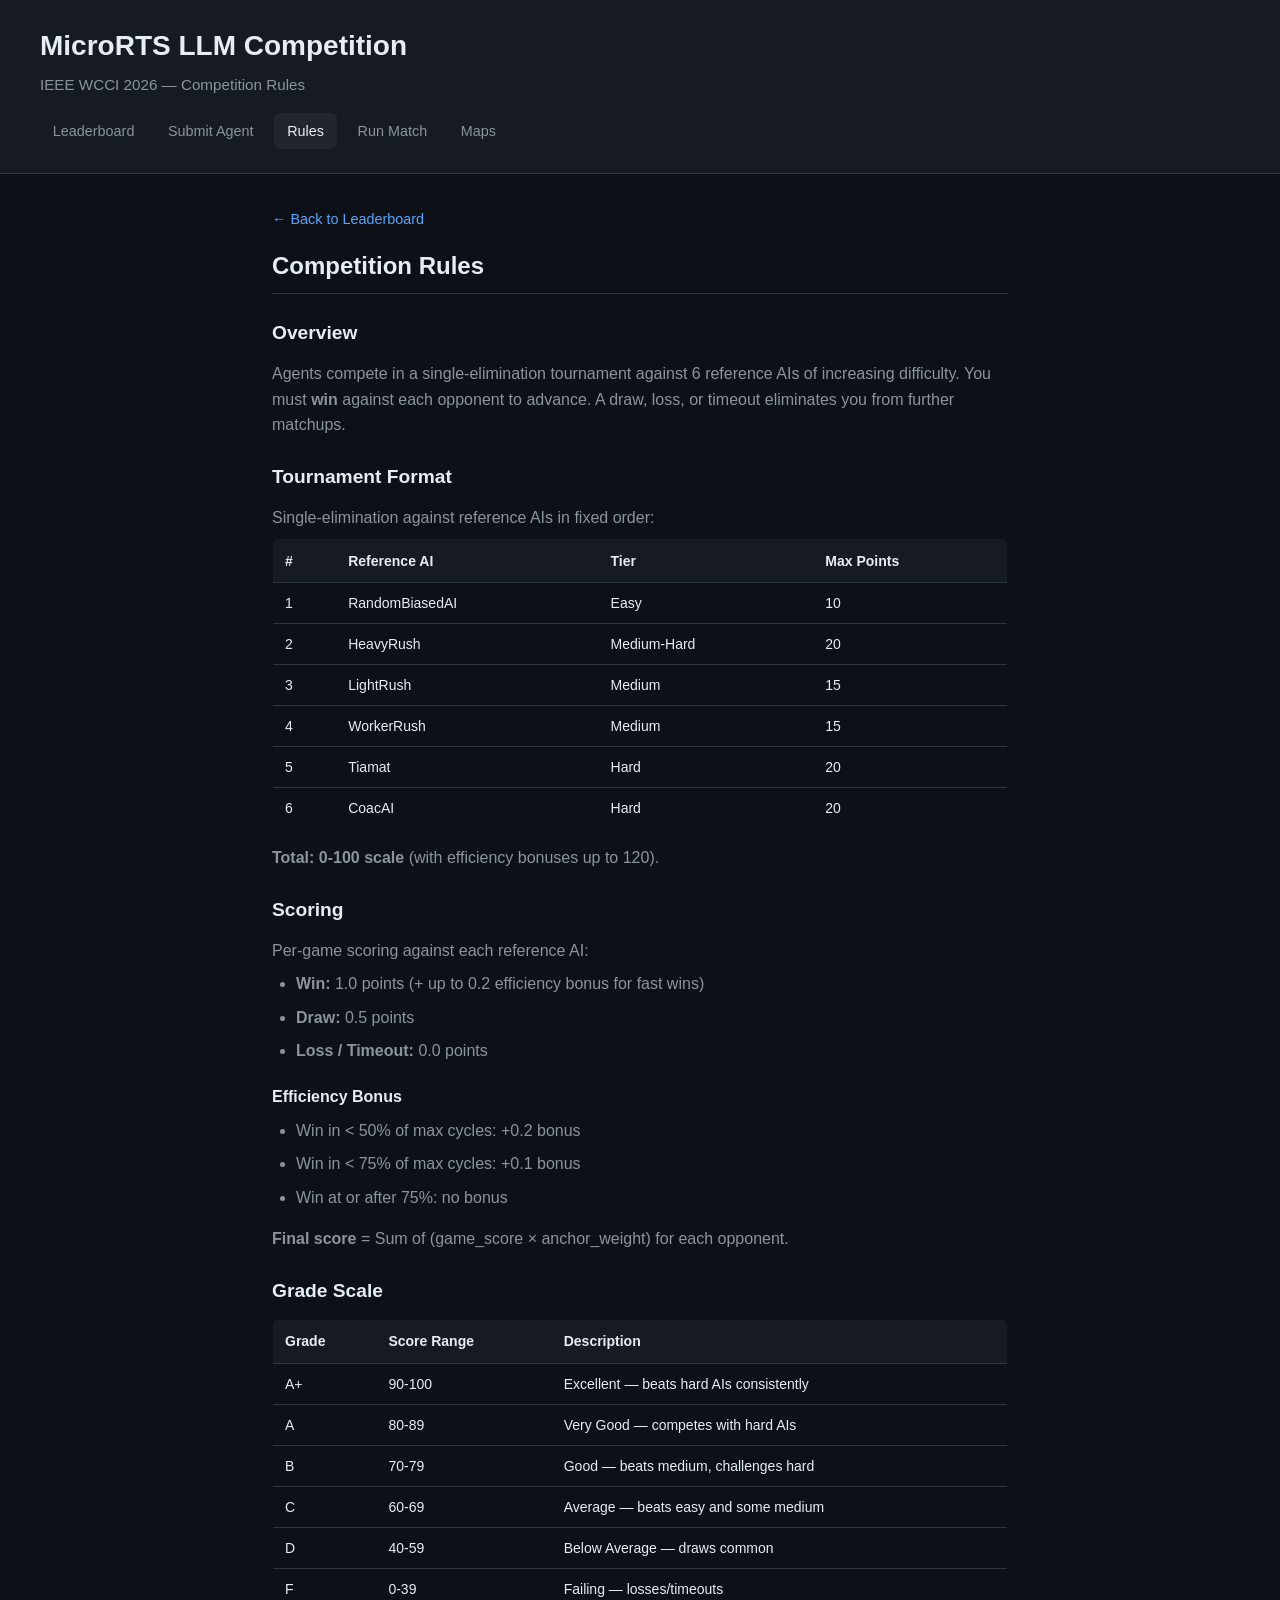
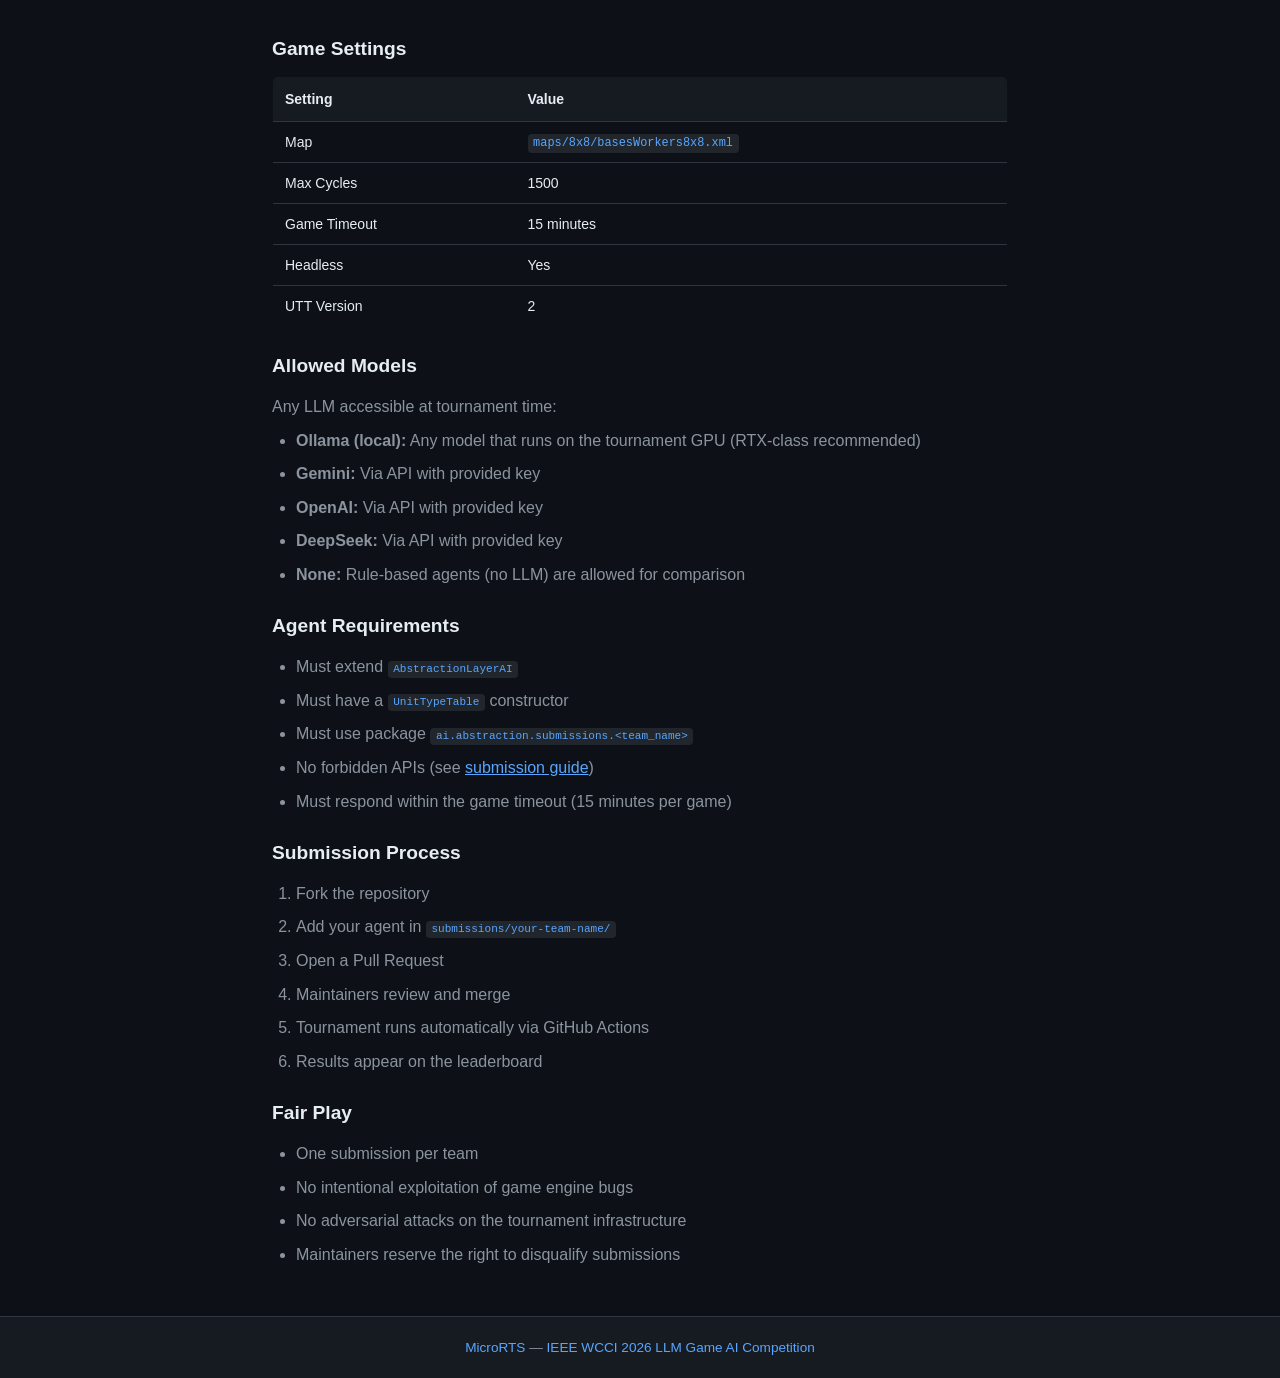
<file: docs/rules.html>
<!DOCTYPE html>
<html lang="en">
<head>
    <meta charset="UTF-8">
    <meta name="viewport" content="width=device-width, initial-scale=1.0">
    <title>Rules - MicroRTS LLM Competition</title>
    <link rel="stylesheet" href="style.css">
</head>
<body>
    <header>
        <div class="header-content">
            <h1>MicroRTS LLM Competition</h1>
            <p class="subtitle">IEEE WCCI 2026 &mdash; Competition Rules</p>
            <nav>
                <a href="index.html">Leaderboard</a>
                <a href="submit.html">Submit Agent</a>
                <a href="rules.html" class="tab active">Rules</a>
                <a href="match.html">Run Match</a>
                <a href="maps.html">Maps</a>
            </nav>
        </div>
    </header>

    <div class="page-content">
        <a href="index.html" class="back-link">&larr; Back to Leaderboard</a>

        <h1>Competition Rules</h1>

        <h2>Overview</h2>
        <p>Agents compete in a single-elimination tournament against 6 reference AIs of increasing difficulty. You must <strong>win</strong> against each opponent to advance. A draw, loss, or timeout eliminates you from further matchups.</p>

        <h2>Tournament Format</h2>
        <p>Single-elimination against reference AIs in fixed order:</p>

        <table>
            <thead>
                <tr>
                    <th>#</th>
                    <th>Reference AI</th>
                    <th>Tier</th>
                    <th>Max Points</th>
                </tr>
            </thead>
            <tbody>
                <tr><td>1</td><td>RandomBiasedAI</td><td>Easy</td><td>10</td></tr>
                <tr><td>2</td><td>HeavyRush</td><td>Medium-Hard</td><td>20</td></tr>
                <tr><td>3</td><td>LightRush</td><td>Medium</td><td>15</td></tr>
                <tr><td>4</td><td>WorkerRush</td><td>Medium</td><td>15</td></tr>
                <tr><td>5</td><td>Tiamat</td><td>Hard</td><td>20</td></tr>
                <tr><td>6</td><td>CoacAI</td><td>Hard</td><td>20</td></tr>
            </tbody>
        </table>
        <p><strong>Total: 0-100 scale</strong> (with efficiency bonuses up to 120).</p>

        <h2>Scoring</h2>
        <p>Per-game scoring against each reference AI:</p>
        <ul>
            <li><strong>Win:</strong> 1.0 points (+ up to 0.2 efficiency bonus for fast wins)</li>
            <li><strong>Draw:</strong> 0.5 points</li>
            <li><strong>Loss / Timeout:</strong> 0.0 points</li>
        </ul>

        <h3>Efficiency Bonus</h3>
        <ul>
            <li>Win in &lt; 50% of max cycles: +0.2 bonus</li>
            <li>Win in &lt; 75% of max cycles: +0.1 bonus</li>
            <li>Win at or after 75%: no bonus</li>
        </ul>

        <p><strong>Final score</strong> = Sum of (game_score &times; anchor_weight) for each opponent.</p>

        <h2>Grade Scale</h2>
        <table>
            <thead>
                <tr>
                    <th>Grade</th>
                    <th>Score Range</th>
                    <th>Description</th>
                </tr>
            </thead>
            <tbody>
                <tr><td>A+</td><td>90-100</td><td>Excellent &mdash; beats hard AIs consistently</td></tr>
                <tr><td>A</td><td>80-89</td><td>Very Good &mdash; competes with hard AIs</td></tr>
                <tr><td>B</td><td>70-79</td><td>Good &mdash; beats medium, challenges hard</td></tr>
                <tr><td>C</td><td>60-69</td><td>Average &mdash; beats easy and some medium</td></tr>
                <tr><td>D</td><td>40-59</td><td>Below Average &mdash; draws common</td></tr>
                <tr><td>F</td><td>0-39</td><td>Failing &mdash; losses/timeouts</td></tr>
            </tbody>
        </table>

        <h2>Game Settings</h2>
        <table>
            <thead>
                <tr>
                    <th>Setting</th>
                    <th>Value</th>
                </tr>
            </thead>
            <tbody>
                <tr><td>Map</td><td><code>maps/8x8/basesWorkers8x8.xml</code></td></tr>
                <tr><td>Max Cycles</td><td>1500</td></tr>
                <tr><td>Game Timeout</td><td>15 minutes</td></tr>
                <tr><td>Headless</td><td>Yes</td></tr>
                <tr><td>UTT Version</td><td>2</td></tr>
            </tbody>
        </table>

        <h2>Allowed Models</h2>
        <p>Any LLM accessible at tournament time:</p>
        <ul>
            <li><strong>Ollama (local):</strong> Any model that runs on the tournament GPU (RTX-class recommended)</li>
            <li><strong>Gemini:</strong> Via API with provided key</li>
            <li><strong>OpenAI:</strong> Via API with provided key</li>
            <li><strong>DeepSeek:</strong> Via API with provided key</li>
            <li><strong>None:</strong> Rule-based agents (no LLM) are allowed for comparison</li>
        </ul>

        <h2>Agent Requirements</h2>
        <ul>
            <li>Must extend <code>AbstractionLayerAI</code></li>
            <li>Must have a <code>UnitTypeTable</code> constructor</li>
            <li>Must use package <code>ai.abstraction.submissions.&lt;team_name&gt;</code></li>
            <li>No forbidden APIs (see <a href="submit.html" style="color: var(--accent)">submission guide</a>)</li>
            <li>Must respond within the game timeout (15 minutes per game)</li>
        </ul>

        <h2>Submission Process</h2>
        <ol>
            <li>Fork the repository</li>
            <li>Add your agent in <code>submissions/your-team-name/</code></li>
            <li>Open a Pull Request</li>
            <li>Maintainers review and merge</li>
            <li>Tournament runs automatically via GitHub Actions</li>
            <li>Results appear on the leaderboard</li>
        </ol>

        <h2>Fair Play</h2>
        <ul>
            <li>One submission per team</li>
            <li>No intentional exploitation of game engine bugs</li>
            <li>No adversarial attacks on the tournament infrastructure</li>
            <li>Maintainers reserve the right to disqualify submissions</li>
        </ul>
    </div>

    <footer>
        <div class="footer-content">
            <p><a href="https://github.com/drchangliu/MicroRTS/">MicroRTS</a> &mdash; <a href="https://github.com/drchangliu/MicroRTS/blob/master/COMPETITION.md">IEEE WCCI 2026 LLM Game AI Competition</a></p>
        </div>
    </footer>
</body>
</html>
</file>
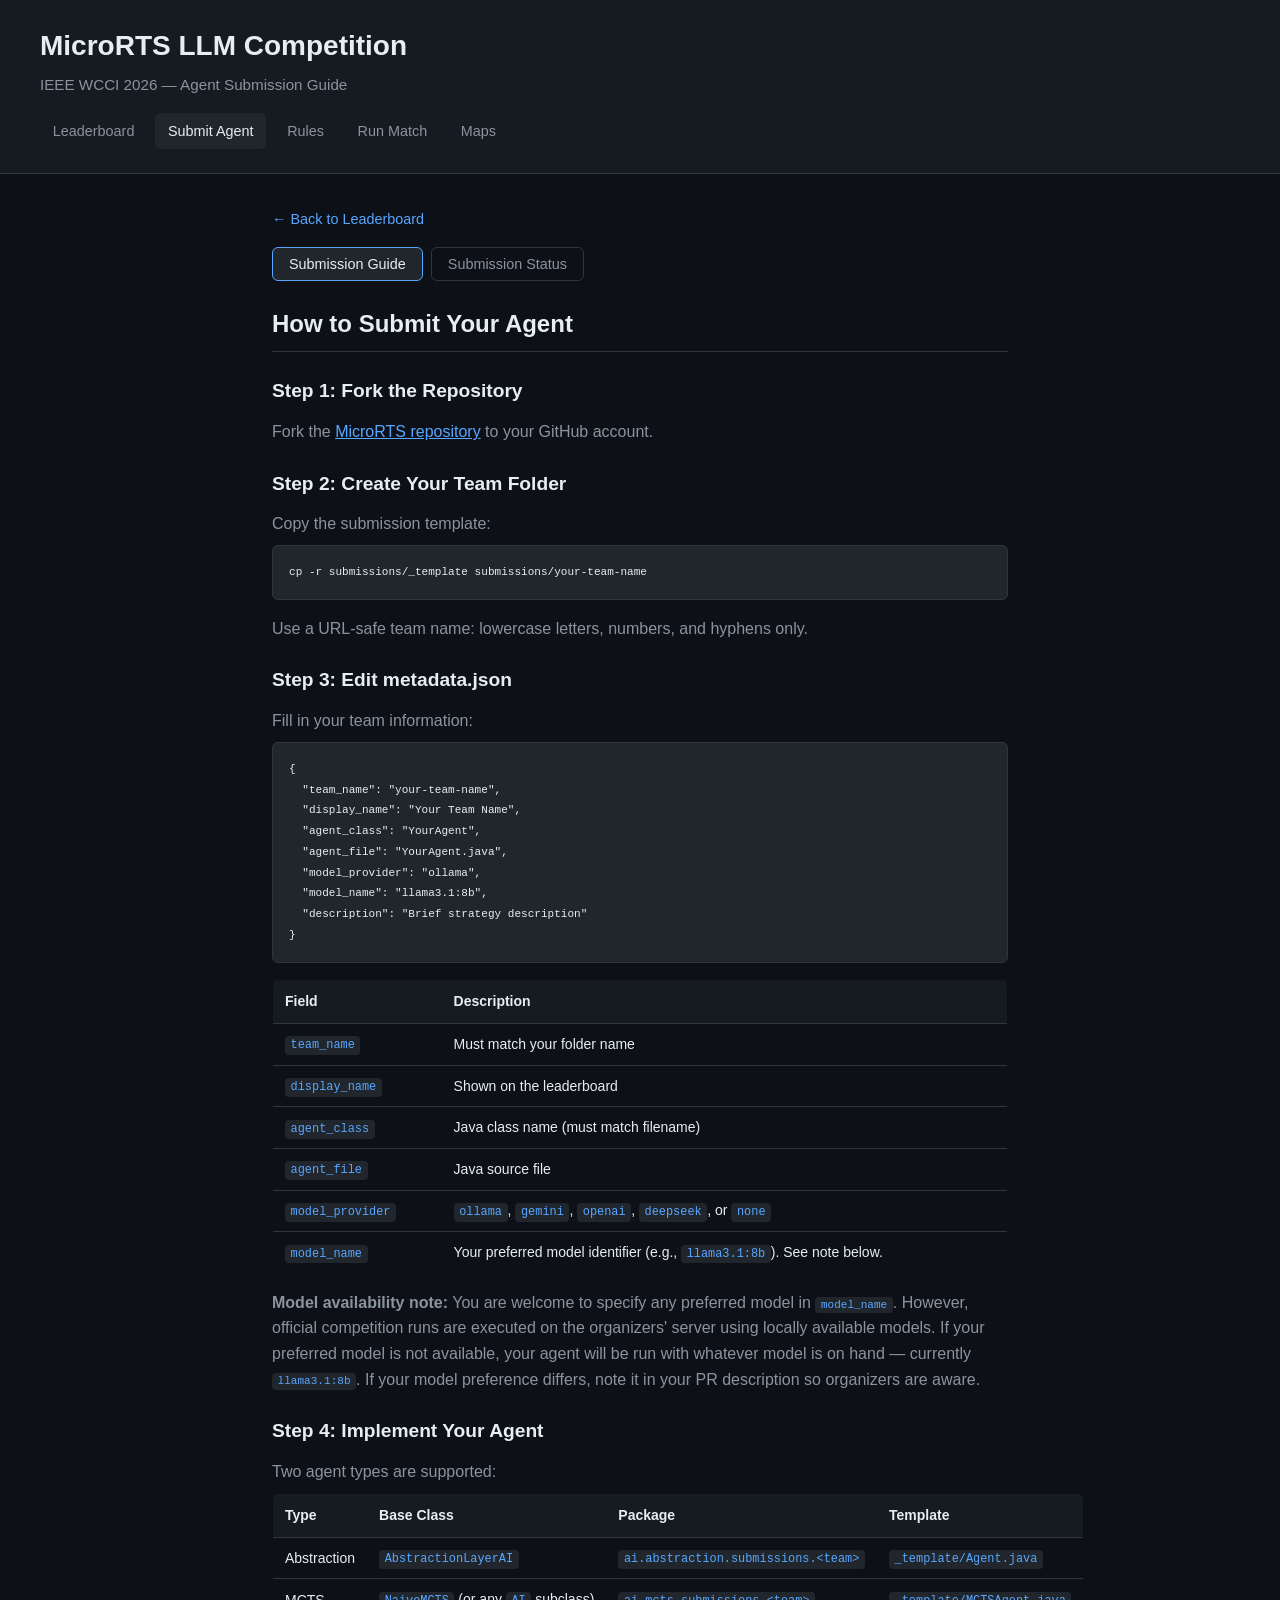
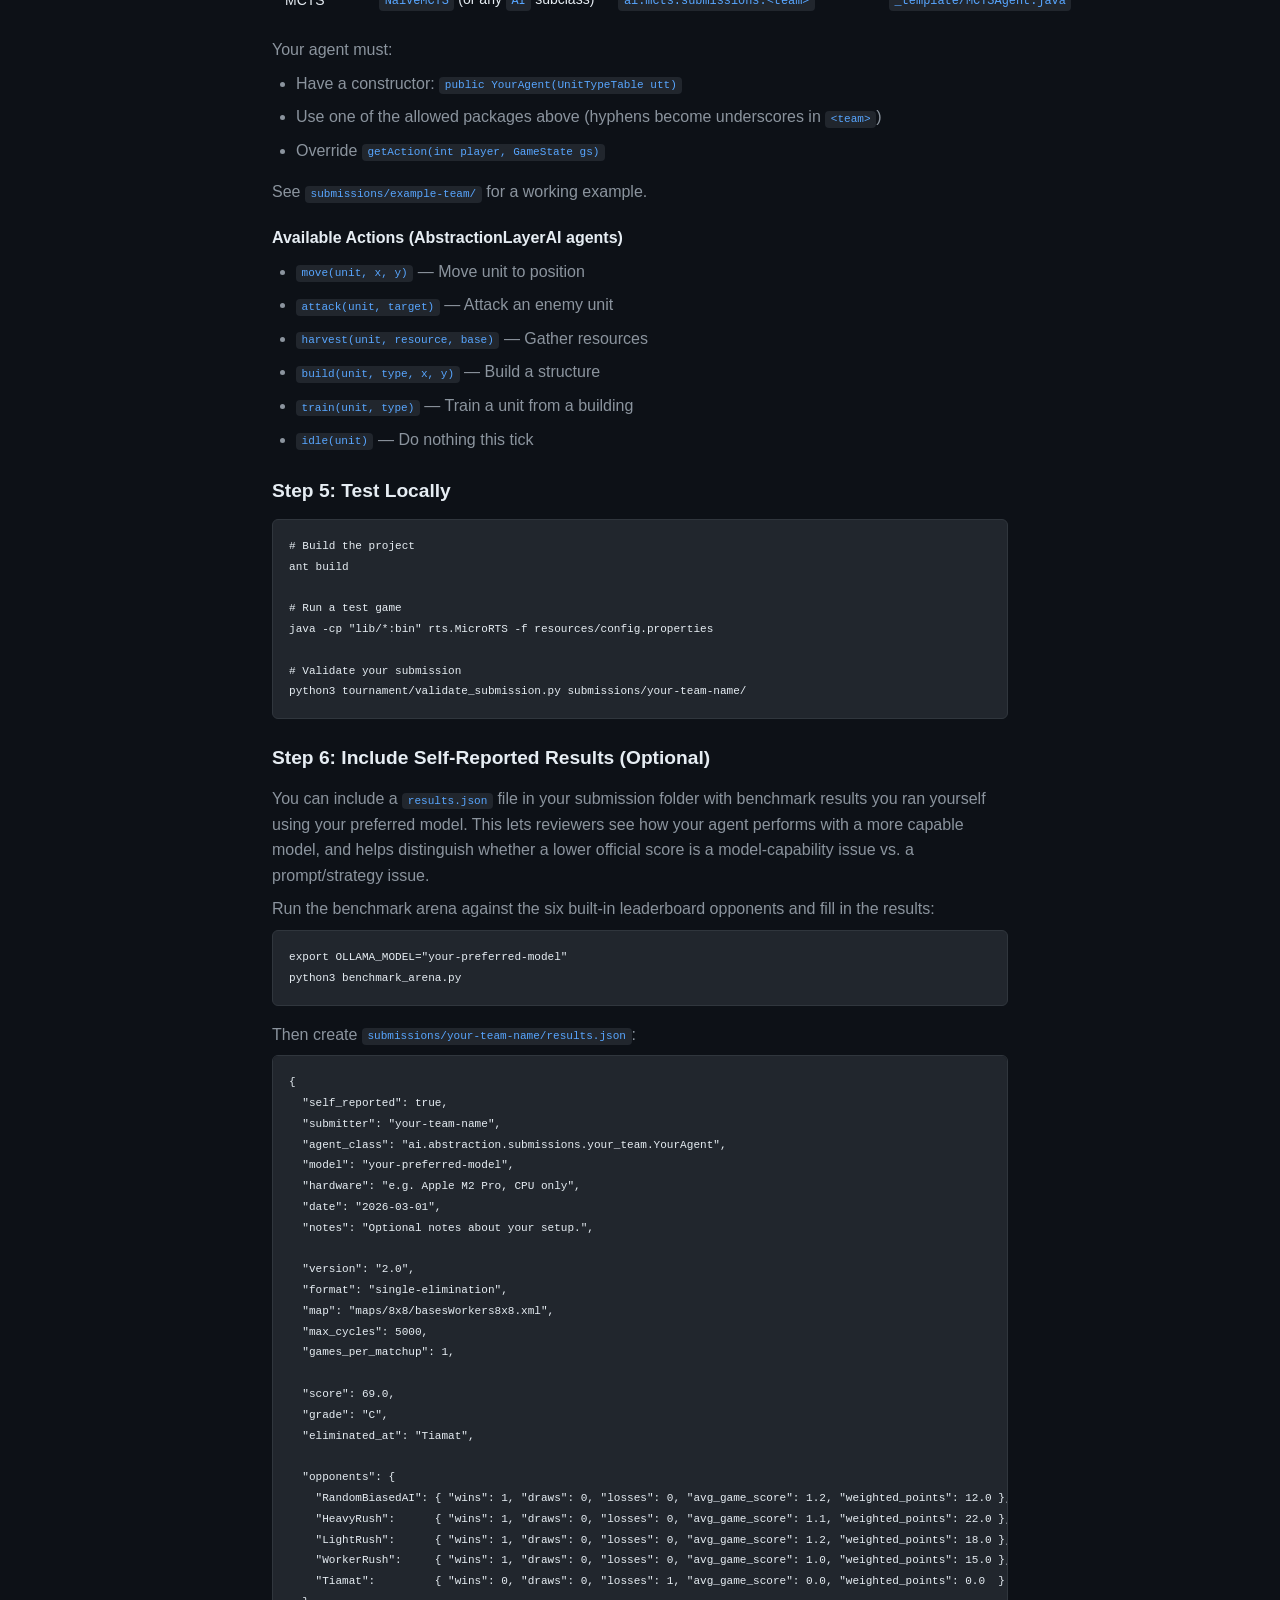
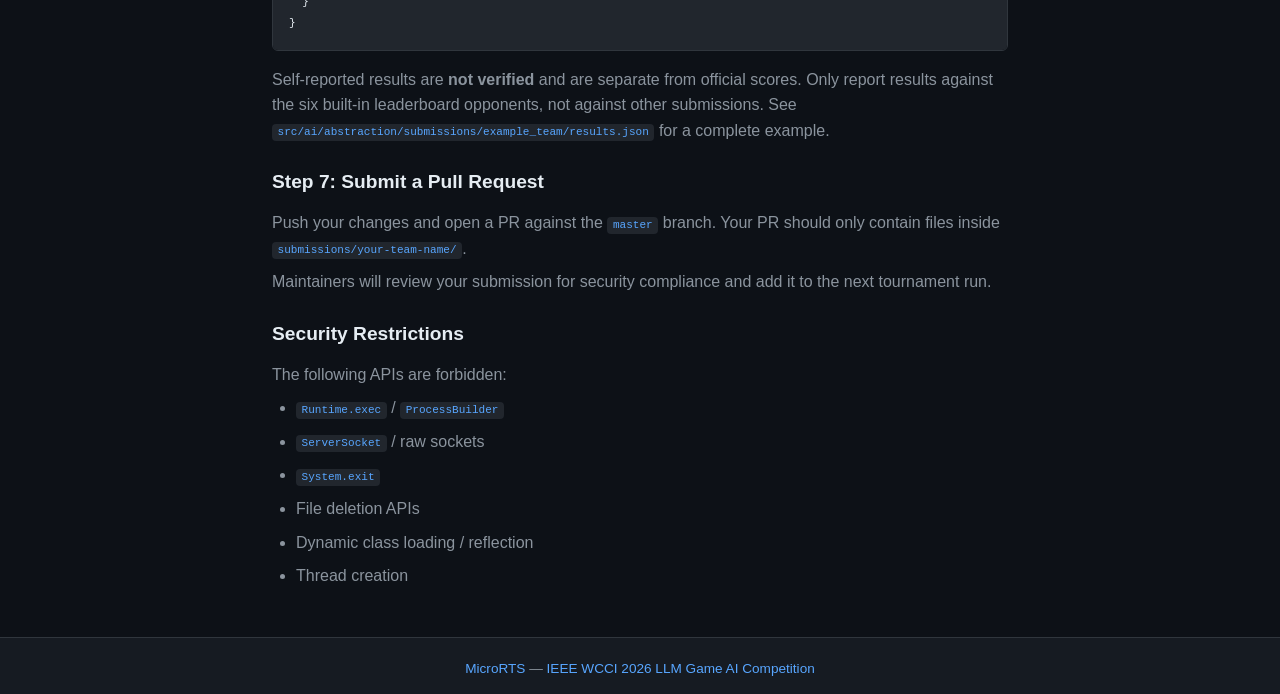
<file: docs/submit.html>
<!DOCTYPE html>
<html lang="en">
<head>
    <meta charset="UTF-8">
    <meta name="viewport" content="width=device-width, initial-scale=1.0">
    <title>Submit Agent - MicroRTS LLM Competition</title>
    <link rel="stylesheet" href="style.css">
    <style>
        /* Submission Status tab styles */
        .submit-tabs { display: flex; gap: 0.5rem; margin-bottom: 1.5rem; }
        .submit-tab { padding: 0.5rem 1rem; border-radius: 6px; cursor: pointer;
            background: transparent; border: 1px solid var(--border); color: var(--text-secondary);
            font-size: 0.9rem; transition: background 0.15s, color 0.15s; }
        .submit-tab:hover { color: var(--text-primary); background: var(--bg-tertiary); }
        .submit-tab.active { color: var(--text-primary); background: var(--bg-tertiary); font-weight: 500; border-color: var(--accent); }
        .submit-tab-content { display: none; }
        .submit-tab-content.active { display: block; }
        .status-badge { display: inline-block; padding: 0.15rem 0.55rem; border-radius: 12px;
            font-weight: 600; font-size: 0.75rem; min-width: 3rem; text-align: center; }
        .status-new { background: #58a6ff; color: #000; }
        .status-review { background: #d29922; color: #000; }
        .status-waiting { background: #f97583; color: #000; }
        .status-accepted { background: #3fb950; color: #000; }
        .status-closed { background: #8b949e; color: #000; }
        .pr-link { color: var(--accent); text-decoration: none; }
        .pr-link:hover { text-decoration: underline; }
        .pr-author { color: var(--text-secondary); font-size: 0.85rem; }
        .pr-date { color: var(--text-muted); font-size: 0.8rem; }
        .loading-msg { color: var(--text-muted); font-style: italic; padding: 1rem 0; }
        .error-msg { color: var(--loss); padding: 1rem 0; }
        .status-legend { display: flex; gap: 1rem; flex-wrap: wrap; margin-bottom: 1rem; font-size: 0.8rem; color: var(--text-secondary); }
        .status-legend-item { display: flex; align-items: center; gap: 0.35rem; }
    </style>
</head>
<body>
    <header>
        <div class="header-content">
            <h1>MicroRTS LLM Competition</h1>
            <p class="subtitle">IEEE WCCI 2026 &mdash; Agent Submission Guide</p>
            <nav>
                <a href="index.html">Leaderboard</a>
                <a href="submit.html" class="tab active">Submit Agent</a>
                <a href="rules.html">Rules</a>
                <a href="match.html">Run Match</a>
                <a href="maps.html">Maps</a>
            </nav>
        </div>
    </header>

    <div class="page-content">
        <a href="index.html" class="back-link">&larr; Back to Leaderboard</a>

        <div class="submit-tabs">
            <button class="submit-tab active" data-target="guide-content">Submission Guide</button>
            <button class="submit-tab" data-target="status-content">Submission Status</button>
        </div>

        <div id="guide-content" class="submit-tab-content active">
        <h1>How to Submit Your Agent</h1>

        <h2>Step 1: Fork the Repository</h2>
        <p>Fork the <a href="https://github.com/drchangliu/MicroRTS/" style="color: var(--accent)">MicroRTS repository</a> to your GitHub account.</p>

        <h2>Step 2: Create Your Team Folder</h2>
        <p>Copy the submission template:</p>
        <pre><code>cp -r submissions/_template submissions/your-team-name</code></pre>
        <p>Use a URL-safe team name: lowercase letters, numbers, and hyphens only.</p>

        <h2>Step 3: Edit metadata.json</h2>
        <p>Fill in your team information:</p>
        <pre><code>{
  "team_name": "your-team-name",
  "display_name": "Your Team Name",
  "agent_class": "YourAgent",
  "agent_file": "YourAgent.java",
  "model_provider": "ollama",
  "model_name": "llama3.1:8b",
  "description": "Brief strategy description"
}</code></pre>

        <table>
            <thead>
                <tr>
                    <th>Field</th>
                    <th>Description</th>
                </tr>
            </thead>
            <tbody>
                <tr><td><code>team_name</code></td><td>Must match your folder name</td></tr>
                <tr><td><code>display_name</code></td><td>Shown on the leaderboard</td></tr>
                <tr><td><code>agent_class</code></td><td>Java class name (must match filename)</td></tr>
                <tr><td><code>agent_file</code></td><td>Java source file</td></tr>
                <tr><td><code>model_provider</code></td><td><code>ollama</code>, <code>gemini</code>, <code>openai</code>, <code>deepseek</code>, or <code>none</code></td></tr>
                <tr><td><code>model_name</code></td><td>Your preferred model identifier (e.g., <code>llama3.1:8b</code>). See note below.</td></tr>
            </tbody>
        </table>

        <p><strong>Model availability note:</strong> You are welcome to specify any preferred model in <code>model_name</code>. However, official competition runs are executed on the organizers' server using locally available models. If your preferred model is not available, your agent will be run with whatever model is on hand &mdash; currently <code>llama3.1:8b</code>. If your model preference differs, note it in your PR description so organizers are aware.</p>

        <h2>Step 4: Implement Your Agent</h2>
        <p>Two agent types are supported:</p>

        <table>
            <thead>
                <tr>
                    <th>Type</th>
                    <th>Base Class</th>
                    <th>Package</th>
                    <th>Template</th>
                </tr>
            </thead>
            <tbody>
                <tr>
                    <td>Abstraction</td>
                    <td><code>AbstractionLayerAI</code></td>
                    <td><code>ai.abstraction.submissions.&lt;team&gt;</code></td>
                    <td><code>_template/Agent.java</code></td>
                </tr>
                <tr>
                    <td>MCTS</td>
                    <td><code>NaiveMCTS</code> (or any <code>AI</code> subclass)</td>
                    <td><code>ai.mcts.submissions.&lt;team&gt;</code></td>
                    <td><code>_template/MCTSAgent.java</code></td>
                </tr>
            </tbody>
        </table>

        <p>Your agent must:</p>
        <ul>
            <li>Have a constructor: <code>public YourAgent(UnitTypeTable utt)</code></li>
            <li>Use one of the allowed packages above (hyphens become underscores in <code>&lt;team&gt;</code>)</li>
            <li>Override <code>getAction(int player, GameState gs)</code></li>
        </ul>
        <p>See <code>submissions/example-team/</code> for a working example.</p>

        <h3>Available Actions (AbstractionLayerAI agents)</h3>
        <ul>
            <li><code>move(unit, x, y)</code> &mdash; Move unit to position</li>
            <li><code>attack(unit, target)</code> &mdash; Attack an enemy unit</li>
            <li><code>harvest(unit, resource, base)</code> &mdash; Gather resources</li>
            <li><code>build(unit, type, x, y)</code> &mdash; Build a structure</li>
            <li><code>train(unit, type)</code> &mdash; Train a unit from a building</li>
            <li><code>idle(unit)</code> &mdash; Do nothing this tick</li>
        </ul>

        <h2>Step 5: Test Locally</h2>
        <pre><code># Build the project
ant build

# Run a test game
java -cp "lib/*:bin" rts.MicroRTS -f resources/config.properties

# Validate your submission
python3 tournament/validate_submission.py submissions/your-team-name/</code></pre>

        <h2>Step 6: Include Self-Reported Results (Optional)</h2>
        <p>You can include a <code>results.json</code> file in your submission folder with benchmark results you ran yourself using your preferred model. This lets reviewers see how your agent performs with a more capable model, and helps distinguish whether a lower official score is a model-capability issue vs. a prompt/strategy issue.</p>
        <p>Run the benchmark arena against the six built-in leaderboard opponents and fill in the results:</p>
        <pre><code>export OLLAMA_MODEL="your-preferred-model"
python3 benchmark_arena.py</code></pre>
        <p>Then create <code>submissions/your-team-name/results.json</code>:</p>
        <pre><code>{
  "self_reported": true,
  "submitter": "your-team-name",
  "agent_class": "ai.abstraction.submissions.your_team.YourAgent",
  "model": "your-preferred-model",
  "hardware": "e.g. Apple M2 Pro, CPU only",
  "date": "2026-03-01",
  "notes": "Optional notes about your setup.",

  "version": "2.0",
  "format": "single-elimination",
  "map": "maps/8x8/basesWorkers8x8.xml",
  "max_cycles": 5000,
  "games_per_matchup": 1,

  "score": 69.0,
  "grade": "C",
  "eliminated_at": "Tiamat",

  "opponents": {
    "RandomBiasedAI": { "wins": 1, "draws": 0, "losses": 0, "avg_game_score": 1.2, "weighted_points": 12.0 },
    "HeavyRush":      { "wins": 1, "draws": 0, "losses": 0, "avg_game_score": 1.1, "weighted_points": 22.0 },
    "LightRush":      { "wins": 1, "draws": 0, "losses": 0, "avg_game_score": 1.2, "weighted_points": 18.0 },
    "WorkerRush":     { "wins": 1, "draws": 0, "losses": 0, "avg_game_score": 1.0, "weighted_points": 15.0 },
    "Tiamat":         { "wins": 0, "draws": 0, "losses": 1, "avg_game_score": 0.0, "weighted_points": 0.0  }
  }
}</code></pre>
        <p>Self-reported results are <strong>not verified</strong> and are separate from official scores. Only report results against the six built-in leaderboard opponents, not against other submissions. See <code>src/ai/abstraction/submissions/example_team/results.json</code> for a complete example.</p>

        <h2>Step 7: Submit a Pull Request</h2>
        <p>Push your changes and open a PR against the <code>master</code> branch. Your PR should only contain files inside <code>submissions/your-team-name/</code>.</p>
        <p>Maintainers will review your submission for security compliance and add it to the next tournament run.</p>

        <h2>Security Restrictions</h2>
        <p>The following APIs are forbidden:</p>
        <ul>
            <li><code>Runtime.exec</code> / <code>ProcessBuilder</code></li>
            <li><code>ServerSocket</code> / raw sockets</li>
            <li><code>System.exit</code></li>
            <li>File deletion APIs</li>
            <li>Dynamic class loading / reflection</li>
            <li>Thread creation</li>
        </ul>
        </div><!-- end guide-content -->

        <div id="status-content" class="submit-tab-content">
            <h1>Submission Status</h1>
            <p style="color: var(--text-secondary); margin-bottom: 1rem;">
                Live status of all pull request submissions to the
                <a href="https://github.com/drchangliu/MicroRTS/pulls" style="color: var(--accent)">MicroRTS repository</a>.
            </p>
            <div class="status-legend">
                <span class="status-legend-item"><span class="status-badge status-new">New</span> Awaiting review</span>
                <span class="status-legend-item"><span class="status-badge status-review">Under Review</span> Author responded</span>
                <span class="status-legend-item"><span class="status-badge status-waiting">Waiting for Author</span> Revision needed</span>
                <span class="status-legend-item"><span class="status-badge status-accepted">Accepted</span> Merged</span>
                <span class="status-legend-item"><span class="status-badge status-closed">Closed</span> Not merged</span>
            </div>
            <div id="status-loading" class="loading-msg">Loading submissions from GitHub...</div>
            <div id="status-error" class="error-msg" style="display:none;"></div>
            <div class="table-container" id="status-table-wrap" style="display:none;">
                <table id="status-table">
                    <thead>
                        <tr>
                            <th>PR</th>
                            <th>Title</th>
                            <th>Author</th>
                            <th>Status</th>
                            <th>Opened</th>
                            <th>Updated</th>
                        </tr>
                    </thead>
                    <tbody></tbody>
                </table>
            </div>
        </div><!-- end status-content -->
    </div>

    <footer>
        <div class="footer-content">
            <p><a href="https://github.com/drchangliu/MicroRTS/">MicroRTS</a> &mdash; <a href="https://github.com/drchangliu/MicroRTS/blob/master/COMPETITION.md">IEEE WCCI 2026 LLM Game AI Competition</a></p>
        </div>
    </footer>

    <script>
    (function () {
        'use strict';

        var REPO_OWNER = 'drchangliu';
        var REPO_NAME = 'MicroRTS';
        var API_BASE = 'https://api.github.com/repos/' + REPO_OWNER + '/' + REPO_NAME;

        // Tab switching
        var tabs = document.querySelectorAll('.submit-tab');
        for (var i = 0; i < tabs.length; i++) {
            tabs[i].addEventListener('click', function () {
                for (var j = 0; j < tabs.length; j++) tabs[j].classList.remove('active');
                this.classList.add('active');
                var contents = document.querySelectorAll('.submit-tab-content');
                for (var j = 0; j < contents.length; j++) contents[j].classList.remove('active');
                var target = document.getElementById(this.getAttribute('data-target'));
                if (target) target.classList.add('active');
                // Load status data on first click
                if (this.getAttribute('data-target') === 'status-content' && !statusLoaded) {
                    loadSubmissionStatus();
                }
            });
        }

        // Activate tab from URL hash
        if (window.location.hash === '#status') {
            var statusTab = document.querySelector('.submit-tab[data-target="status-content"]');
            if (statusTab) statusTab.click();
        }

        var statusLoaded = false;

        function escapeHtml(str) {
            if (str == null) return '';
            return String(str).replace(/&/g, '&amp;').replace(/</g, '&lt;').replace(/>/g, '&gt;').replace(/"/g, '&quot;');
        }

        function formatDate(dateStr) {
            if (!dateStr) return '--';
            try {
                return new Date(dateStr).toLocaleDateString('en-US', { year: 'numeric', month: 'short', day: 'numeric' });
            } catch (e) { return dateStr.substring(0, 10); }
        }

        function determineStatus(pr, comments) {
            // Merged
            if (pr.merged_at) return { label: 'Accepted', cls: 'status-accepted' };
            // Closed without merge
            if (pr.state === 'closed') return { label: 'Closed', cls: 'status-closed' };
            // Open PR with no comments = New
            if (!comments || comments.length === 0) return { label: 'New', cls: 'status-new' };

            // Find last comment from repo owner vs PR author
            var lastOwnerComment = null;
            var lastAuthorComment = null;
            var prAuthor = pr.user.login.toLowerCase();

            for (var i = 0; i < comments.length; i++) {
                var c = comments[i];
                var commenter = c.user.login.toLowerCase();
                var assoc = c.author_association;
                if (assoc === 'OWNER' || assoc === 'MEMBER' || assoc === 'COLLABORATOR') {
                    lastOwnerComment = c;
                } else if (commenter === prAuthor) {
                    lastAuthorComment = c;
                }
            }

            // No owner comment yet = still New
            if (!lastOwnerComment) return { label: 'New', cls: 'status-new' };

            // Owner commented; did author respond after?
            if (lastAuthorComment && new Date(lastAuthorComment.created_at) > new Date(lastOwnerComment.created_at)) {
                return { label: 'Under Review', cls: 'status-review' };
            }

            return { label: 'Waiting for Author', cls: 'status-waiting' };
        }

        function renderTable(prsWithStatus) {
            var tbody = document.querySelector('#status-table tbody');
            tbody.innerHTML = '';

            // Sort: open PRs first (by newest), then closed (by newest)
            prsWithStatus.sort(function (a, b) {
                var aOpen = a.pr.state === 'open' ? 0 : 1;
                var bOpen = b.pr.state === 'open' ? 0 : 1;
                if (aOpen !== bOpen) return aOpen - bOpen;
                return new Date(b.pr.updated_at) - new Date(a.pr.updated_at);
            });

            for (var i = 0; i < prsWithStatus.length; i++) {
                var item = prsWithStatus[i];
                var pr = item.pr;
                var status = item.status;
                var row = document.createElement('tr');
                row.innerHTML =
                    '<td><a class="pr-link" href="' + escapeHtml(pr.html_url) + '" target="_blank">#' + pr.number + '</a></td>' +
                    '<td><a class="pr-link" href="' + escapeHtml(pr.html_url) + '" target="_blank">' + escapeHtml(pr.title) + '</a></td>' +
                    '<td class="pr-author"><a class="pr-link" href="' + escapeHtml(pr.user.html_url) + '" target="_blank">' + escapeHtml(pr.user.login) + '</a></td>' +
                    '<td><span class="status-badge ' + status.cls + '">' + escapeHtml(status.label) + '</span></td>' +
                    '<td class="pr-date">' + formatDate(pr.created_at) + '</td>' +
                    '<td class="pr-date">' + formatDate(pr.updated_at) + '</td>';
                tbody.appendChild(row);
            }

            document.getElementById('status-loading').style.display = 'none';
            document.getElementById('status-table-wrap').style.display = '';
        }

        function loadSubmissionStatus() {
            statusLoaded = true;
            document.getElementById('status-loading').style.display = '';
            document.getElementById('status-error').style.display = 'none';
            document.getElementById('status-table-wrap').style.display = 'none';

            // Fetch open and closed PRs (up to 30 each, most recent)
            Promise.all([
                fetch(API_BASE + '/pulls?state=open&per_page=30&sort=updated&direction=desc').then(function (r) { return r.json(); }),
                fetch(API_BASE + '/pulls?state=closed&per_page=30&sort=updated&direction=desc').then(function (r) { return r.json(); })
            ]).then(function (results) {
                var allPRs = results[0].concat(results[1]);

                // For each PR, fetch its comments to determine status
                var commentFetches = allPRs.map(function (pr) {
                    return fetch(API_BASE + '/issues/' + pr.number + '/comments?per_page=100')
                        .then(function (r) { return r.json(); })
                        .then(function (comments) {
                            return { pr: pr, status: determineStatus(pr, comments) };
                        });
                });

                return Promise.all(commentFetches);
            }).then(function (prsWithStatus) {
                renderTable(prsWithStatus);
            }).catch(function (err) {
                console.error('Failed to load PR status:', err);
                document.getElementById('status-loading').style.display = 'none';
                var errEl = document.getElementById('status-error');
                errEl.textContent = 'Failed to load submission status from GitHub. This may be due to API rate limiting. Try again in a few minutes.';
                errEl.style.display = '';
            });
        }
    })();
    </script>
</body>
</html>
</file>
<file: docs/style.css>
/* MicroRTS LLM Competition - Dark Theme */

:root {
    --bg-primary: #0d1117;
    --bg-secondary: #161b22;
    --bg-tertiary: #21262d;
    --border: #30363d;
    --text-primary: #e6edf3;
    --text-secondary: #8b949e;
    --text-muted: #6e7681;
    --accent: #58a6ff;
    --accent-hover: #79c0ff;

    /* Grade colors */
    --grade-aplus: #ffd700;
    --grade-a: #3fb950;
    --grade-b: #58a6ff;
    --grade-c: #d29922;
    --grade-d: #f97583;
    --grade-f: #8b949e;

    /* Result colors */
    --win: #3fb950;
    --loss: #f85149;
    --draw: #d29922;
}

* {
    margin: 0;
    padding: 0;
    box-sizing: border-box;
}

body {
    font-family: -apple-system, BlinkMacSystemFont, "Segoe UI", Helvetica, Arial, sans-serif;
    background: var(--bg-primary);
    color: var(--text-primary);
    line-height: 1.6;
    min-height: 100vh;
    display: flex;
    flex-direction: column;
}

/* Header */
header {
    background: var(--bg-secondary);
    border-bottom: 1px solid var(--border);
    padding: 1.5rem 2rem;
}

.header-content {
    max-width: 1200px;
    margin: 0 auto;
}

header h1 {
    font-size: 1.75rem;
    font-weight: 600;
    margin-bottom: 0.25rem;
}

.subtitle {
    color: var(--text-secondary);
    font-size: 0.95rem;
    margin-bottom: 1rem;
}

nav {
    display: flex;
    gap: 0.5rem;
    align-items: center;
    flex-wrap: wrap;
}

nav a {
    color: var(--text-secondary);
    text-decoration: none;
    padding: 0.4rem 0.8rem;
    border-radius: 6px;
    font-size: 0.9rem;
    transition: background 0.15s, color 0.15s;
}

nav a:hover {
    color: var(--text-primary);
    background: var(--bg-tertiary);
}

nav a.tab.active {
    color: var(--text-primary);
    background: var(--bg-tertiary);
    font-weight: 500;
}

.nav-sep {
    color: var(--border);
    margin: 0 0.25rem;
}

/* Main */
main {
    max-width: 1200px;
    margin: 0 auto;
    padding: 2rem;
    width: 100%;
    flex: 1;
}

.tab-content {
    display: none;
}

.tab-content.active {
    display: block;
}

h2 {
    font-size: 1.35rem;
    font-weight: 600;
    margin-bottom: 0.5rem;
}

.section-desc {
    color: var(--text-secondary);
    font-size: 0.9rem;
    margin-bottom: 1rem;
}

/* Toolbar: search + date filter on one line */
.toolbar {
    display: flex;
    gap: 0.5rem;
    align-items: center;
    margin-bottom: 0.75rem;
    flex-wrap: nowrap;
}

.search-input {
    flex: 1 1 200px;
    min-width: 120px;
    padding: 0.4rem 0.65rem;
    background: var(--bg-secondary);
    border: 1px solid var(--border);
    border-radius: 6px;
    color: var(--text-primary);
    font-size: 0.85rem;
    outline: none;
    transition: border-color 0.15s;
}

.search-input:focus {
    border-color: var(--accent);
}

.search-input::placeholder {
    color: var(--text-muted);
}

.date-label {
    color: var(--text-secondary);
    font-size: 0.8rem;
    flex-shrink: 0;
}

.date-input {
    padding: 0.35rem 0.5rem;
    background: var(--bg-secondary);
    border: 1px solid var(--border);
    border-radius: 6px;
    color: var(--text-primary);
    font-size: 0.8rem;
    outline: none;
    color-scheme: dark;
    flex-shrink: 0;
}

.date-input:focus {
    border-color: var(--accent);
}

.btn-filter {
    background: var(--accent);
    border: 1px solid var(--accent);
    border-radius: 6px;
    color: #000;
    cursor: pointer;
    padding: 0.35rem 0.75rem;
    font-size: 0.85rem;
    font-weight: 600;
    line-height: 1.2;
    flex-shrink: 0;
    transition: background 0.15s;
}

.btn-filter:hover {
    background: var(--accent-hover);
    border-color: var(--accent-hover);
}

.btn-clear {
    background: var(--bg-tertiary);
    border: 1px solid var(--border);
    border-radius: 6px;
    color: var(--text-secondary);
    cursor: pointer;
    padding: 0.35rem 0.55rem;
    font-size: 0.85rem;
    line-height: 1;
    flex-shrink: 0;
    transition: background 0.15s, color 0.15s;
}

.btn-clear:hover {
    background: var(--border);
    color: var(--text-primary);
}

/* Result count */
.result-count {
    color: var(--text-muted);
    font-size: 0.8rem;
    margin-top: 0.5rem;
    padding-left: 0.25rem;
}

/* Tables */
.table-container {
    overflow-x: auto;
    border: 1px solid var(--border);
    border-radius: 6px;
}

table {
    width: 100%;
    border-collapse: collapse;
    font-size: 0.875rem;
}

thead {
    background: var(--bg-secondary);
}

th {
    padding: 0.65rem 0.75rem;
    text-align: left;
    font-weight: 600;
    color: var(--text-primary);
    border-bottom: 1px solid var(--border);
    white-space: nowrap;
}

/* Sortable column headers */
th[data-sort] {
    cursor: pointer;
    user-select: none;
    position: relative;
    padding-right: 1.4rem;
    transition: color 0.15s;
}

th[data-sort]:hover {
    color: var(--accent);
}

th[data-sort]::after {
    content: '\2195';
    position: absolute;
    right: 0.4rem;
    opacity: 0.3;
    font-size: 0.75rem;
}

th[data-sort].sort-asc::after {
    content: '\2191';
    opacity: 0.9;
    color: var(--accent);
}

th[data-sort].sort-desc::after {
    content: '\2193';
    opacity: 0.9;
    color: var(--accent);
}

td {
    padding: 0.55rem 0.75rem;
    border-bottom: 1px solid var(--border);
    white-space: nowrap;
}

tbody tr:last-child td {
    border-bottom: none;
}

tbody tr:hover {
    background: var(--bg-secondary);
}

/* Grade badges */
.grade {
    display: inline-block;
    padding: 0.15rem 0.5rem;
    border-radius: 12px;
    font-weight: 600;
    font-size: 0.8rem;
    min-width: 2.2rem;
    text-align: center;
}

.grade-aplus { background: var(--grade-aplus); color: #000; }
.grade-a     { background: var(--grade-a); color: #000; }
.grade-b     { background: var(--grade-b); color: #000; }
.grade-c     { background: var(--grade-c); color: #000; }
.grade-d     { background: var(--grade-d); color: #000; }
.grade-f     { background: var(--grade-f); color: #000; }

/* Opponent result cells */
.result-win  { color: var(--win); font-weight: 500; }
.result-loss { color: var(--loss); font-weight: 500; }
.result-draw { color: var(--draw); font-weight: 500; }
.result-skip { color: var(--text-muted); }

/* Score column */
.score-cell {
    font-weight: 600;
    font-variant-numeric: tabular-nums;
}

/* Rank column */
.rank-cell {
    color: var(--text-muted);
    font-weight: 500;
}

/* Date column */
.date-cell {
    color: var(--text-secondary);
    font-size: 0.8rem;
}

.date-cell .time-ago {
    color: var(--text-muted);
    font-size: 0.75rem;
}

/* H2H matrix */
#h2h-table th,
#h2h-table td {
    text-align: center;
    min-width: 4rem;
}

#h2h-table th:first-child,
#h2h-table td:first-child {
    text-align: left;
    font-weight: 500;
}

.h2h-self {
    background: var(--bg-tertiary);
    color: var(--text-muted);
}

/* Clickable table rows (leaderboard, benchmarks, history tables only) */
#leaderboard-table tbody tr,
#benchmarks-table tbody tr,
#history-table tbody tr {
    cursor: pointer;
    transition: background 0.15s;
}

tr.detail-row {
    cursor: default;
}

tr.detail-row td {
    padding: 0;
    border-bottom: 1px solid var(--border);
}

tr.detail-row:hover {
    background: inherit;
}

tr.active-row {
    background: var(--bg-secondary);
}

/* Detail panel (expanded below a clicked row) */
.detail-panel {
    background: var(--bg-tertiary);
    border: 1px solid var(--border);
    border-radius: 6px;
    padding: 1rem 1.25rem;
    margin: 0.5rem 0.75rem;
}

.detail-panel h4 {
    margin: 0 0 0.75rem 0;
    font-size: 0.9rem;
    color: var(--text-secondary);
}

.game-cards {
    display: flex;
    flex-wrap: wrap;
    gap: 0.75rem;
}

.game-card {
    background: var(--bg-secondary);
    border: 1px solid var(--border);
    border-radius: 6px;
    padding: 0.75rem 1rem;
    min-width: 160px;
    flex: 0 1 auto;
}

.game-card .opponent-name {
    font-weight: 600;
    font-size: 0.85rem;
    margin-bottom: 0.35rem;
}

.game-card .result-badge {
    display: inline-block;
    padding: 0.1rem 0.4rem;
    border-radius: 4px;
    font-size: 0.75rem;
    font-weight: 600;
    margin-bottom: 0.35rem;
}

.game-card .result-badge.badge-win { background: var(--win); color: #000; }
.game-card .result-badge.badge-loss { background: var(--loss); color: #000; }
.game-card .result-badge.badge-draw { background: var(--draw); color: #000; }
.game-card .result-badge.badge-skip { background: var(--bg-tertiary); color: var(--text-muted); }

.game-card .game-pts {
    font-size: 0.8rem;
    color: var(--text-secondary);
    margin-bottom: 0.5rem;
}

.replay-btn {
    display: inline-block;
    padding: 0.25rem 0.6rem;
    background: var(--accent);
    color: #000;
    border-radius: 4px;
    font-size: 0.75rem;
    font-weight: 600;
    text-decoration: none;
    transition: background 0.15s;
}

.replay-btn:hover {
    background: var(--accent-hover);
    text-decoration: none;
}

/* Source badge */
.source-badge {
    display: inline-block;
    padding: 0.1rem 0.4rem;
    border-radius: 4px;
    font-size: 0.75rem;
    background: var(--bg-tertiary);
    color: var(--text-secondary);
    border: 1px solid var(--border);
}

/* Empty message */
.empty-msg {
    color: var(--text-muted);
    text-align: center;
    padding: 2rem;
    font-style: italic;
}

/* Footer */
footer {
    background: var(--bg-secondary);
    border-top: 1px solid var(--border);
    padding: 1.25rem 2rem;
    text-align: center;
}

.footer-content {
    max-width: 1200px;
    margin: 0 auto;
}

footer p {
    color: var(--text-secondary);
    font-size: 0.85rem;
}

footer a {
    color: var(--accent);
    text-decoration: none;
}

footer a:hover {
    color: var(--accent-hover);
    text-decoration: underline;
}

.generated-at {
    color: var(--text-muted);
    font-size: 0.75rem;
    margin-top: 0.25rem;
}

/* Content pages (submit, rules) */
.page-content {
    max-width: 800px;
    margin: 0 auto;
    padding: 2rem;
}

.page-content h1 {
    font-size: 1.5rem;
    margin-bottom: 1rem;
    padding-bottom: 0.5rem;
    border-bottom: 1px solid var(--border);
}

.page-content h2 {
    font-size: 1.2rem;
    margin-top: 1.5rem;
    margin-bottom: 0.75rem;
}

.page-content h3 {
    font-size: 1rem;
    margin-top: 1.25rem;
    margin-bottom: 0.5rem;
}

.page-content p,
.page-content li {
    color: var(--text-secondary);
    margin-bottom: 0.5rem;
}

.page-content ul,
.page-content ol {
    padding-left: 1.5rem;
    margin-bottom: 1rem;
}

.page-content code {
    background: var(--bg-tertiary);
    padding: 0.15rem 0.35rem;
    border-radius: 4px;
    font-size: 0.85em;
    color: var(--accent);
}

.page-content pre {
    background: var(--bg-tertiary);
    border: 1px solid var(--border);
    border-radius: 6px;
    padding: 1rem;
    overflow-x: auto;
    margin-bottom: 1rem;
}

.page-content pre code {
    background: none;
    padding: 0;
    color: var(--text-primary);
}

.page-content table {
    margin-bottom: 1rem;
    border: 1px solid var(--border);
    border-radius: 6px;
    overflow: hidden;
}

.back-link {
    display: inline-block;
    margin-bottom: 1rem;
    color: var(--accent);
    text-decoration: none;
    font-size: 0.9rem;
}

.back-link:hover {
    text-decoration: underline;
}

/* Responsive */
@media (max-width: 768px) {
    header {
        padding: 1rem;
    }

    header h1 {
        font-size: 1.35rem;
    }

    main {
        padding: 1rem;
    }

    nav {
        gap: 0.25rem;
    }

    nav a {
        padding: 0.3rem 0.5rem;
        font-size: 0.8rem;
    }

    .page-content {
        padding: 1rem;
    }

    .toolbar {
        flex-wrap: wrap;
    }

    .search-input {
        flex-basis: 100%;
        min-width: 0;
    }
}
</file>
